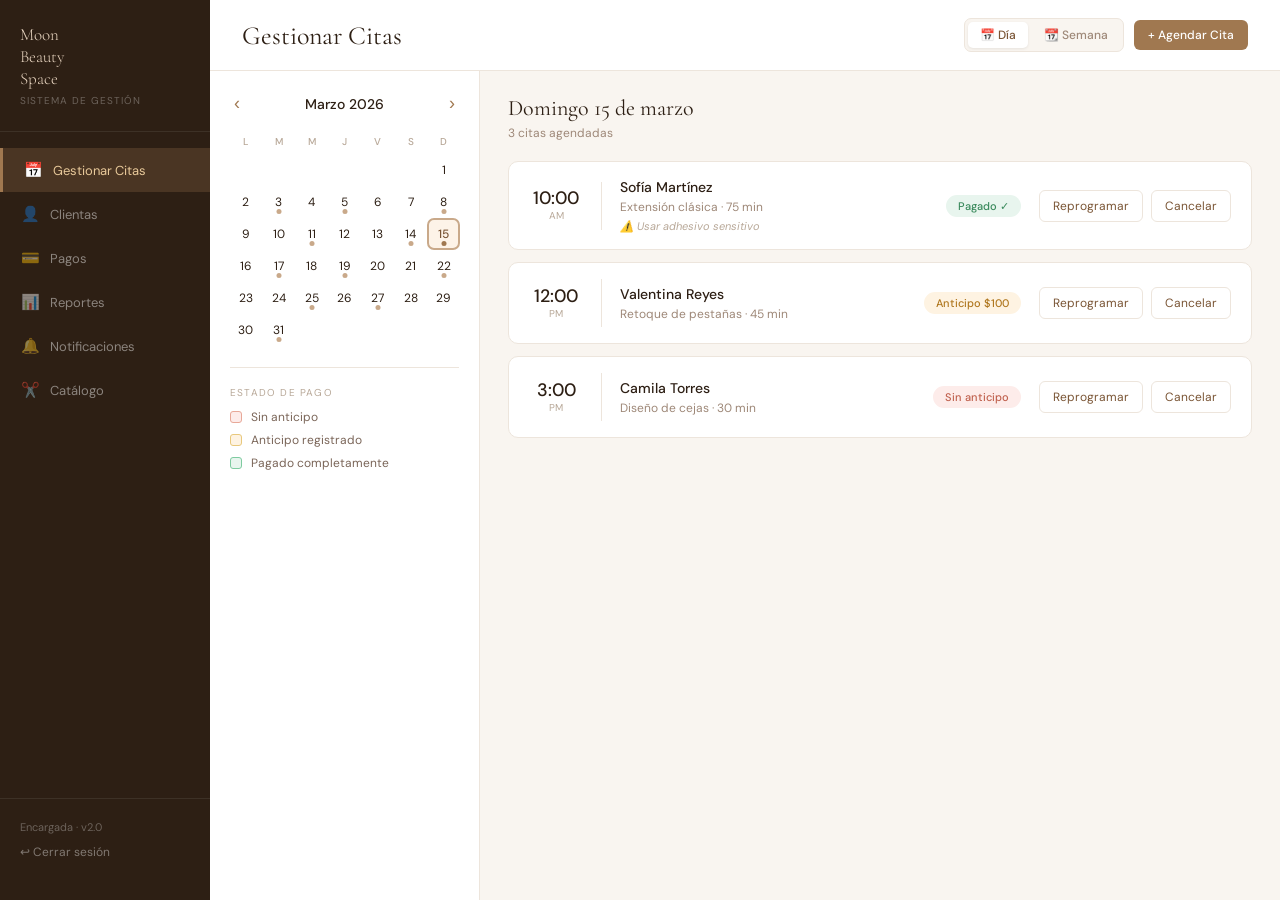
<file: citas.html>
<!DOCTYPE html>
<html lang="es">
<head>
  <meta charset="UTF-8">
  <meta name="viewport" content="width=device-width, initial-scale=1.0">
  <title>Moon Beauty Space — Gestionar Citas</title>
  <style>
@import url('https://fonts.googleapis.com/css2?family=Cormorant+Garamond:wght@300;400;600&family=DM+Sans:wght@300;400;500&display=swap');
* { box-sizing: border-box; margin: 0; padding: 0; }
:root {
  --brown-dark: #2d1f14; --brown-mid: #7a5535; --brown-main: #a07850;
  --brown-light: #c9a98a; --cream: #f9f5f0; --white: #ffffff;
  --border: #ede5dc; --text-main: #2d1f14; --text-muted: #9e8878; --text-hint: #b8a898;
  --badge-red-bg: #fdecea; --badge-red-text: #c0614e;
  --badge-yellow-bg: #fef3e2; --badge-yellow-text: #b07820;
  --badge-green-bg: #e8f5ee; --badge-green-text: #3a8a5c;
}
body { font-family: 'DM Sans', sans-serif; background: var(--cream); color: var(--text-main); min-height: 100vh; }
.app { display: flex; min-height: 100vh; }
.sidebar { width: 210px; background: var(--brown-dark); display: flex; flex-direction: column; padding: 24px 0; flex-shrink: 0; position: fixed; height: 100vh; top: 0; left: 0; z-index: 100; }
.sidebar-logo { padding: 0 20px 24px; border-bottom: 1px solid rgba(255,255,255,0.08); }
.sidebar-logo h2 { font-family: 'Cormorant Garamond', serif; color: #e8d5c0; font-size: 17px; font-weight: 300; line-height: 1.3; }
.sidebar-logo p { color: rgba(255,255,255,0.3); font-size: 10px; letter-spacing: 1px; margin-top: 4px; }
.nav { flex: 1; padding: 16px 0; }
.nav-item { display: flex; align-items: center; gap: 10px; padding: 12px 20px; font-size: 13px; color: rgba(255,255,255,0.45); cursor: pointer; text-decoration: none; transition: all 0.15s; }
.nav-item:hover { background: rgba(255,255,255,0.06); color: rgba(255,255,255,0.8); }
.nav-item.active { background: rgba(160,120,80,0.25); color: #e8c99a; border-left: 3px solid var(--brown-main); }
.nav-icon { font-size: 15px; width: 20px; text-align: center; }
.sidebar-footer { padding: 16px 20px; border-top: 1px solid rgba(255,255,255,0.08); }
.sidebar-footer span { font-size: 11px; color: rgba(255,255,255,0.3); }
.btn-cerrar-sesion { display: flex; align-items: center; gap: 8px; color: rgba(255,255,255,0.4); font-size: 12px; cursor: pointer; margin-top: 8px; background: none; border: none; font-family: 'DM Sans', sans-serif; padding: 0; }
.btn-cerrar-sesion:hover { color: rgba(255,255,255,0.7); }
.main { flex: 1; margin-left: 210px; display: flex; flex-direction: column; min-height: 100vh; }
.topbar { background: var(--white); padding: 18px 32px; display: flex; justify-content: space-between; align-items: center; border-bottom: 1px solid var(--border); position: sticky; top: 0; z-index: 50; }
.topbar h1 { font-family: 'Cormorant Garamond', serif; font-size: 26px; color: var(--text-main); font-weight: 400; }
.topbar-actions { display: flex; gap: 10px; align-items: center; }
.btn { padding: 9px 20px; border-radius: 8px; font-family: 'DM Sans', sans-serif; font-size: 13px; font-weight: 500; cursor: pointer; border: none; transition: opacity 0.15s; }
.btn:hover { opacity: 0.88; }
.btn-primary { background: var(--brown-main); color: #fff; }
.btn-outline { background: transparent; border: 1.5px solid var(--border); color: var(--brown-mid); }
.btn-sm { padding: 7px 14px; font-size: 12px; border-radius: 6px; }
.btn-danger { background: #fdecea; color: #c0614e; border: 1.5px solid #f5c4c0; }
.btn-ghost { background: none; border: none; color: var(--brown-mid); font-size: 12px; font-family: 'DM Sans', sans-serif; cursor: pointer; padding: 0; text-decoration: underline; }
.btn-ghost:hover { color: var(--brown-main); }
.field { margin-bottom: 16px; }
.field label { display: block; font-size: 11px; font-weight: 500; color: var(--brown-mid); letter-spacing: 1.4px; text-transform: uppercase; margin-bottom: 7px; }
.field input, .field select, .field textarea { width: 100%; padding: 11px 14px; border: 1.5px solid #e8ddd5; border-radius: 8px; font-size: 13px; font-family: 'DM Sans', sans-serif; color: var(--text-main); background: #fdf9f6; outline: none; transition: border-color 0.2s; }
.field input:focus, .field select:focus, .field textarea:focus { border-color: var(--brown-main); background: #fff; }
.field input::placeholder, .field textarea::placeholder { color: #c5b5a8; }
.field textarea { resize: vertical; min-height: 70px; line-height: 1.6; }
.field-row { display: flex; gap: 16px; }
.field-row .field { flex: 1; }
.badge { padding: 4px 12px; border-radius: 20px; font-size: 11px; font-weight: 500; white-space: nowrap; }
.badge-sin { background: var(--badge-red-bg); color: var(--badge-red-text); }
.badge-anticipo { background: var(--badge-yellow-bg); color: var(--badge-yellow-text); }
.badge-pagado { background: var(--badge-green-bg); color: var(--badge-green-text); }
.modal-overlay { display: none; position: fixed; inset: 0; background: rgba(45,31,20,0.45); z-index: 200; align-items: center; justify-content: center; padding: 16px; }
.modal-overlay.open { display: flex; }
.modal-box { background: var(--white); border-radius: 14px; padding: 28px 32px; width: 100%; max-width: 480px; box-shadow: 0 16px 60px rgba(0,0,0,0.18); animation: fadeUp 0.2s ease; max-height: 92vh; overflow-y: auto; }
.modal-box.wide { max-width: 600px; }
@keyframes fadeUp { from { transform: translateY(16px); opacity:0; } to { transform: translateY(0); opacity:1; } }
.modal-title { font-family: 'Cormorant Garamond', serif; font-size: 22px; color: var(--text-main); margin-bottom: 4px; }
.modal-sub { font-size: 12px; color: var(--text-muted); margin-bottom: 20px; }
.modal-actions { display: flex; gap: 10px; margin-top: 20px; }
.modal-actions .btn { flex: 1; padding: 12px; }
.alert { padding: 11px 14px; border-radius: 8px; font-size: 12px; margin-bottom: 14px; display: flex; align-items: flex-start; gap: 8px; line-height: 1.5; }
.alert-warning { background: #fef3e2; border: 1px solid #f5d9a0; color: #7a5010; }
.alert-error { background: var(--badge-red-bg); border: 1px solid #f5c4c0; color: #8a2010; }
.alert-success { background: var(--badge-green-bg); border: 1px solid #b0dfc0; color: #1a6040; }
.info-grid { display: grid; grid-template-columns: repeat(auto-fit, minmax(160px,1fr)); gap: 12px; margin-bottom: 20px; }
.info-box { background: var(--white); border: 1px solid var(--border); border-radius: 8px; padding: 12px 16px; }
.info-box .ib-label { font-size: 10px; color: var(--text-hint); text-transform: uppercase; letter-spacing: 1px; margin-bottom: 4px; }
.info-box .ib-value { font-size: 14px; color: var(--text-main); font-weight: 500; }
.content { padding: 0; display: flex; flex: 1; overflow: hidden; height: calc(100vh - 66px); }
.cal-panel { width: 270px; flex-shrink: 0; background: var(--white); border-right: 1px solid var(--border); padding: 22px 20px; overflow-y: auto; }
.cal-header { display: flex; justify-content: space-between; align-items: center; margin-bottom: 16px; }
.cal-header span { font-size: 14px; font-weight: 500; color: var(--text-main); }
.cal-nav { background: none; border: none; color: var(--brown-main); cursor: pointer; font-size: 18px; padding: 0 4px; }
.cal-nav:hover { opacity: 0.7; }
.cal-grid { display: grid; grid-template-columns: repeat(7,1fr); gap: 2px; }
.cal-day-name { text-align: center; font-size: 10px; color: var(--text-hint); font-weight: 500; padding: 5px 0; }
.cal-day { text-align: center; font-size: 12px; padding: 7px 2px; border-radius: 6px; cursor: pointer; color: var(--text-main); position: relative; transition: background 0.12s; user-select: none; }
.cal-day:hover:not(.empty) { background: #f5ede5; }
.cal-day.selected { background: #fdf3e8 !important; color: var(--brown-mid) !important; font-weight: 500; outline: 2px solid var(--brown-light); outline-offset: -1px; }
.cal-day.today { background: var(--brown-main); color: #fff; font-weight: 500; }
.cal-day.today.selected { background: var(--brown-mid) !important; color: #fff !important; outline: 2px solid var(--brown-light); }
.cal-day.has-cita::after { content: ''; position: absolute; bottom: 3px; left: 50%; transform: translateX(-50%); width: 5px; height: 5px; border-radius: 50%; background: var(--brown-light); }
.cal-day.today.has-cita::after { background: rgba(255,255,255,0.8); }
.cal-day.selected.has-cita::after { background: var(--brown-main); }
.cal-day.empty { pointer-events: none; color: transparent; }
.legend { margin-top: 22px; padding-top: 18px; border-top: 1px solid var(--border); }
.legend-title { font-size: 10px; color: var(--text-hint); letter-spacing: 1.2px; text-transform: uppercase; margin-bottom: 10px; }
.legend-item { display: flex; align-items: center; gap: 9px; font-size: 12px; color: #7a6558; margin-bottom: 7px; }
.legend-dot { width: 12px; height: 12px; border-radius: 3px; flex-shrink: 0; }
.citas-panel { flex: 1; padding: 24px 28px; overflow-y: auto; background: var(--cream); }
.day-title { font-family: 'Cormorant Garamond', serif; font-size: 22px; color: var(--text-main); margin-bottom: 4px; }
.day-sub { font-size: 12px; color: var(--text-muted); margin-bottom: 20px; }
.cita-card { background: var(--white); border: 1px solid var(--border); border-radius: 10px; padding: 16px 20px; margin-bottom: 12px; display: flex; align-items: center; gap: 18px; cursor: pointer; transition: box-shadow 0.15s; }
.cita-card:hover { box-shadow: 0 4px 16px rgba(160,120,80,0.13); }
.cita-time { text-align: center; flex-shrink: 0; width: 54px; }
.cita-time .hour { font-size: 18px; font-weight: 500; color: var(--text-main); line-height: 1; }
.cita-time .period { font-size: 10px; color: var(--text-hint); margin-top: 2px; }
.cita-div { width: 1px; height: 48px; background: var(--border); flex-shrink: 0; }
.cita-info { flex: 1; }
.cita-name { font-size: 14px; font-weight: 500; color: var(--text-main); }
.cita-service { font-size: 12px; color: var(--text-muted); margin-top: 3px; }
.cita-notas { font-size: 11px; color: #b8a898; margin-top: 4px; font-style: italic; }
.cita-actions { display: flex; gap: 8px; flex-shrink: 0; }
.cita-btn { padding: 7px 13px; border-radius: 6px; font-size: 12px; border: 1.5px solid var(--border); background: transparent; color: var(--brown-mid); cursor: pointer; font-family: 'DM Sans', sans-serif; transition: all 0.12s; }
.cita-btn:hover { border-color: var(--brown-main); color: var(--brown-main); }
.cita-btn.danger:hover { border-color: #c0614e; color: #c0614e; }
.empty-state { text-align: center; padding: 60px 20px; color: var(--text-hint); }
.empty-state .es-icon { font-size: 40px; margin-bottom: 14px; }
.empty-state p { font-size: 14px; }
/* ── SECCIÓN DIVIDER ── */
.sec-div { font-size: 10px; color: var(--text-hint); letter-spacing: 1.5px; text-transform: uppercase; padding-bottom: 8px; border-bottom: 1px solid var(--border); margin: 4px 0 14px; }
/* ── MINI CAL DISPONIBILIDAD ── */
.mini-cal { border: 1.5px solid #e8ddd5; border-radius: 10px; padding: 13px; background: #fdf9f6; margin-bottom: 8px; }
.mini-cal-header { display: flex; justify-content: space-between; align-items: center; margin-bottom: 10px; }
.mini-cal-header span { font-size: 13px; font-weight: 500; color: var(--text-main); }
.mini-nav { background: none; border: none; color: var(--brown-main); cursor: pointer; font-size: 15px; padding: 0 3px; }
.mini-grid { display: grid; grid-template-columns: repeat(7,1fr); gap: 2px; }
.mdn { text-align: center; font-size: 9px; color: var(--text-hint); font-weight: 500; padding: 3px 0; }
.md { text-align: center; font-size: 11px; padding: 5px 2px; border-radius: 5px; cursor: pointer; color: var(--text-main); transition: background 0.1s; }
.md:hover:not(.md-empty):not(.md-past) { background: #f5ede5; }
.md.md-empty, .md.md-past { pointer-events: none; color: #d5cac3; }
.md.md-busy { background: #fdecea; color: #c0614e; font-weight: 500; }
.md.md-sel { background: var(--brown-main) !important; color: #fff !important; font-weight: 500; }
.md.md-today { font-weight: 700; }
.mini-leyenda { display: flex; gap: 12px; margin-top: 8px; font-size: 10px; color: var(--text-muted); }
.mini-leyenda span { display: flex; align-items: center; gap: 4px; }
.mini-dot { width: 8px; height: 8px; border-radius: 2px; display: inline-block; }
/* ── PERFIL CLIENTA ── */
.clienta-card { background: #fdf9f6; border: 1.5px solid #e8ddd5; border-radius: 10px; padding: 14px 16px; margin-bottom: 16px; animation: fadeUp 0.18s ease; display: none; }
.clienta-card.visible { display: block; }
.cc-header { display: flex; align-items: center; gap: 12px; margin-bottom: 10px; }
.cc-avatar { width: 38px; height: 38px; border-radius: 50%; background: var(--brown-light); display: flex; align-items: center; justify-content: center; font-size: 14px; font-weight: 500; color: var(--brown-dark); flex-shrink: 0; }
.cc-name { font-size: 14px; font-weight: 500; color: var(--text-main); }
.cc-tel { font-size: 11px; color: var(--text-muted); margin-top: 2px; }
.cc-stats { display: flex; gap: 8px; flex-wrap: wrap; }
.cc-stat { background: var(--white); border: 1px solid var(--border); border-radius: 6px; padding: 6px 10px; font-size: 11px; color: var(--text-muted); }
.cc-stat strong { display: block; font-size: 13px; color: var(--text-main); font-weight: 500; }
.cc-tags { display: flex; gap: 6px; flex-wrap: wrap; margin-top: 8px; }
.cc-tag { padding: 3px 10px; border-radius: 20px; font-size: 10px; font-weight: 500; }
.cc-tag.alergia { background: #fdecea; color: #c0614e; }
.cc-tag.pref { background: #eef4fd; color: #1a5fa0; }
.cc-tag.nota { background: #fef3e2; color: #b07820; }
.cc-divider { border: none; border-top: 1px solid var(--border); margin: 10px 0; }
/* ── VISTA SEMANAL ── */
.semana-panel { flex: 1; display: none; flex-direction: column; overflow: hidden; background: var(--cream); }
.semana-panel.active { display: flex; }
.semana-header { background: var(--white); border-bottom: 1px solid var(--border); padding: 14px 20px; display: flex; align-items: center; justify-content: space-between; flex-shrink: 0; }
.semana-nav { display: flex; align-items: center; gap: 10px; }
.semana-nav button { background: none; border: 1px solid var(--border); border-radius: 6px; color: var(--brown-main); cursor: pointer; font-size: 15px; padding: 4px 10px; line-height: 1; }
.semana-nav button:hover { background: #f5ede5; }
.semana-label { font-size: 13px; font-weight: 500; color: var(--text-main); min-width: 200px; text-align: center; }
.semana-grid { flex: 1; display: grid; grid-template-columns: 54px repeat(7, 1fr); overflow-y: auto; }
.sg-time-col { grid-column: 1; }
.sg-col { border-left: 1px solid var(--border); }
.sg-col-header { padding: 10px 6px; text-align: center; background: var(--white); border-bottom: 1px solid var(--border); position: sticky; top: 0; z-index: 5; }
.sg-col-header .sg-dia { font-size: 11px; color: var(--text-hint); text-transform: uppercase; letter-spacing: 0.8px; }
.sg-col-header .sg-num { font-size: 20px; font-weight: 400; color: var(--text-main); line-height: 1.2; margin-top: 2px; }
.sg-col-header.sg-hoy .sg-num { background: var(--brown-main); color: #fff; width: 32px; height: 32px; border-radius: 50%; display: flex; align-items: center; justify-content: center; margin: 2px auto 0; font-size: 16px; }
.sg-time-header { padding: 10px 6px; background: var(--white); border-bottom: 1px solid var(--border); position: sticky; top: 0; z-index: 5; }
.sg-slot { height: 52px; border-bottom: 1px solid #f5ede5; position: relative; padding: 2px 3px; }
.sg-slot:nth-child(odd) { background: rgba(249,245,240,0.5); }
.sg-time-slot { height: 52px; border-bottom: 1px solid #f5ede5; display: flex; align-items: flex-start; justify-content: flex-end; padding: 4px 6px 0 0; }
.sg-time-slot span { font-size: 9px; color: var(--text-hint); white-space: nowrap; }
.sg-cita-block {
  position: absolute; left: 2px; right: 2px; top: 2px;
  border-radius: 5px; padding: 3px 6px; cursor: pointer;
  font-size: 10px; line-height: 1.3; overflow: hidden;
  border-left: 3px solid; transition: opacity 0.15s;
  min-height: 22px;
}
.sg-cita-block:hover { opacity: 0.82; }
.sg-cita-block.pagado { background: #e8f5ee; border-color: #3a8a5c; color: #1a5c38; }
.sg-cita-block.anticipo { background: #fef3e2; border-color: #b07820; color: #7a5010; }
.sg-cita-block.sin { background: #fdecea; border-color: #c0614e; color: #8a2010; }
.sg-cita-name { font-weight: 500; white-space: nowrap; overflow: hidden; text-overflow: ellipsis; }
.sg-cita-svc { opacity: 0.75; white-space: nowrap; overflow: hidden; text-overflow: ellipsis; font-size: 9px; }
.sg-empty-slot { position: absolute; inset: 2px; border-radius: 4px; cursor: pointer; transition: background 0.12s; }
.sg-empty-slot:hover { background: rgba(160,120,80,0.07); }
/* Toggle vista */
.vista-toggle { display: flex; gap: 4px; background: var(--cream); border-radius: 7px; padding: 3px; border: 1px solid var(--border); }
.vista-btn { padding: 5px 12px; border-radius: 5px; font-size: 12px; font-weight: 500; cursor: pointer; border: none; background: transparent; color: var(--text-muted); font-family: 'DM Sans', sans-serif; transition: all 0.15s; }
.vista-btn.active { background: var(--white); color: var(--brown-mid); box-shadow: 0 1px 3px rgba(0,0,0,0.08); }
/* TOAST */
.toast { position: fixed; bottom: 28px; right: 28px; z-index: 999; background: var(--brown-dark); color: #e8d5c0; padding: 14px 20px; border-radius: 10px; font-size: 13px; box-shadow: 0 8px 32px rgba(0,0,0,0.2); transform: translateY(80px); opacity: 0; transition: all 0.3s cubic-bezier(0.34,1.56,0.64,1); pointer-events: none; }
.toast.show { transform: translateY(0); opacity: 1; }
  </style>
</head>
<body>
<div class="app">
  <aside class="sidebar">
    <div class="sidebar-logo"><h2>Moon<br>Beauty<br>Space</h2><p>SISTEMA DE GESTIÓN</p></div>
    <nav class="nav">
      <a class="nav-item active" href="citas.html"><span class="nav-icon">📅</span> Gestionar Citas</a>
      <a class="nav-item" href="clientas.html"><span class="nav-icon">👤</span> Clientas</a>
      <a class="nav-item" href="pagos.html"><span class="nav-icon">💳</span> Pagos</a>
      <a class="nav-item" href="reportes.html"><span class="nav-icon">📊</span> Reportes</a>
      <a class="nav-item" href="notificaciones.html"><span class="nav-icon">🔔</span> Notificaciones</a>
      <a class="nav-item" href="catalogo.html"><span class="nav-icon">✂️</span> Catálogo</a>
    </nav>
    <div class="sidebar-footer">
      <span>Encargada · v2.0</span>
      <button class="btn-cerrar-sesion" onclick="window.location.href='index.html'">↩ Cerrar sesión</button>
    </div>
  </aside>
  <div class="main">
    <div class="topbar">
      <h1>Gestionar Citas</h1>
      <div class="topbar-actions">
        <div class="vista-toggle">
          <button class="vista-btn active" id="btn-vista-dia" onclick="setVista('dia')">📅 Día</button>
          <button class="vista-btn" id="btn-vista-semana" onclick="setVista('semana')">📆 Semana</button>
        </div>
        <button class="btn btn-primary btn-sm" onclick="abrirModalAgendar()">+ Agendar Cita</button>
      </div>
    </div>
    <div class="content">
      <div class="cal-panel">
        <div class="cal-header">
          <button class="cal-nav" onclick="cambiarMes(-1)">‹</button>
          <span id="cal-mes">Marzo 2026</span>
          <button class="cal-nav" onclick="cambiarMes(1)">›</button>
        </div>
        <div class="cal-grid" id="cal-grid"></div>
        <div class="legend">
          <div class="legend-title">Estado de pago</div>
          <div class="legend-item"><div class="legend-dot" style="background:#fdecea;border:1.5px solid #e8a898"></div> Sin anticipo</div>
          <div class="legend-item"><div class="legend-dot" style="background:#fef3e2;border:1.5px solid #e8c87c"></div> Anticipo registrado</div>
          <div class="legend-item"><div class="legend-dot" style="background:#e8f5ee;border:1.5px solid #7ecba0"></div> Pagado completamente</div>
        </div>
      </div>
      <div class="citas-panel">
        <div class="day-title" id="day-title">Domingo 15 de marzo</div>
        <div class="day-sub" id="day-sub"></div>
        <div id="citas-list"></div>
      </div>

      <!-- ── VISTA SEMANAL ── -->
      <div class="semana-panel" id="semana-panel">
        <div class="semana-header">
          <div class="semana-nav">
            <button onclick="navSemana(-1)">‹</button>
            <span class="semana-label" id="semana-label"></span>
            <button onclick="navSemana(1)">›</button>
          </div>
          <button class="btn btn-outline btn-sm" onclick="irHoySemana()">Hoy</button>
        </div>
        <div class="semana-grid" id="semana-grid"></div>
      </div>
    </div>
  </div>
</div>

<!-- ═══ MODAL AGENDAR CITA ═══ -->
<div class="modal-overlay" id="modal-agendar">
  <div class="modal-box wide">
    <div class="modal-title">Agendar Cita</div>
    <div class="modal-sub">Completa los datos para registrar la nueva cita</div>

    <!-- PASO 1: Clienta -->
    <div class="sec-div">1 · Clienta</div>
    <div class="field" style="margin-bottom:8px">
      <label>Buscar clienta existente</label>
      <input type="text" id="buscar-clienta" placeholder="Nombre o teléfono..." oninput="filtrarClientas(this.value)" autocomplete="off">
      <div id="clientas-dropdown" style="display:none;background:#fff;border:1.5px solid #e8ddd5;border-radius:8px;margin-top:4px;overflow:hidden;max-height:160px;overflow-y:auto;"></div>
    </div>
    <div style="margin-bottom:14px;text-align:right">
      <button class="btn-ghost" onclick="abrirNuevaClienta()">+ Registrar nueva clienta</button>
    </div>

    <!-- Tarjeta de perfil de clienta (aparece al seleccionar) -->
    <div class="clienta-card" id="clienta-card">
      <div class="cc-header">
        <div class="cc-avatar" id="cc-avatar">?</div>
        <div>
          <div class="cc-name" id="cc-name">—</div>
          <div class="cc-tel" id="cc-tel">—</div>
        </div>
      </div>
      <div class="cc-stats" id="cc-stats"></div>
      <hr class="cc-divider">
      <div style="font-size:10px;color:var(--text-hint);text-transform:uppercase;letter-spacing:1px;margin-bottom:7px;">Alertas y notas del perfil</div>
      <div class="cc-tags" id="cc-tags"></div>
    </div>

    <!-- PASO 2: Servicio -->
    <div class="sec-div">2 · Servicio</div>
    <div class="field-row">
      <div class="field">
        <label>Servicio</label>
        <select id="sel-servicio" onchange="actualizarDuracion()">
          <option value="">Seleccionar servicio...</option>
          <option value="Extensión clásica|75">Extensión clásica (75 min)</option>
          <option value="Volumen ruso|90">Volumen ruso (90 min)</option>
          <option value="Retoque de pestañas|45">Retoque (45 min)</option>
          <option value="Diseño de cejas|30">Diseño de cejas (30 min)</option>
        </select>
      </div>
      <div class="field">
        <label>Duración</label>
        <input type="text" id="duracion-display" placeholder="Automático" readonly style="background:#f0ebe5;color:#9e8878">
      </div>
    </div>

    <!-- PASO 3: Fecha y hora -->
    <div class="sec-div">3 · Fecha y hora</div>
    <div class="field-row" style="align-items:flex-start">
      <div style="flex:1.5">
        <label style="display:block;font-size:11px;font-weight:500;color:var(--brown-mid);letter-spacing:1.4px;text-transform:uppercase;margin-bottom:7px;">Calendario de disponibilidad</label>
        <div class="mini-cal">
          <div class="mini-cal-header">
            <button class="mini-nav" onclick="cambiarMiniMes(-1)">‹</button>
            <span id="mini-mes">Mar 2026</span>
            <button class="mini-nav" onclick="cambiarMiniMes(1)">›</button>
          </div>
          <div class="mini-grid" id="mini-grid"></div>
          <div class="mini-leyenda">
            <span><span class="mini-dot" style="background:#fdecea;border:1px solid #e8a898"></span>Con citas</span>
            <span><span class="mini-dot" style="background:var(--brown-main)"></span>Seleccionado</span>
            <span><span class="mini-dot" style="background:#ece8e4;border:1px solid #ccc"></span>Pasado</span>
          </div>
        </div>
        <input type="date" id="fecha-cita" style="display:none">
        <div id="fecha-display" style="font-size:12px;color:var(--text-muted);margin-top:4px;">Sin fecha seleccionada</div>
      </div>
      <div style="flex:1">
        <div class="field">
          <label>Hora</label>
          <select id="hora-cita">
            <option value="9:00 AM">9:00 AM</option><option value="9:30 AM">9:30 AM</option>
            <option value="10:00 AM">10:00 AM</option><option value="10:30 AM">10:30 AM</option>
            <option value="11:00 AM">11:00 AM</option><option value="11:30 AM">11:30 AM</option>
            <option value="12:00 PM">12:00 PM</option><option value="12:30 PM">12:30 PM</option>
            <option value="1:00 PM">1:00 PM</option><option value="2:00 PM">2:00 PM</option>
            <option value="3:00 PM">3:00 PM</option><option value="4:00 PM">4:00 PM</option>
            <option value="5:00 PM">5:00 PM</option><option value="6:00 PM">6:00 PM</option>
          </select>
        </div>
        <div class="field" style="margin-bottom:0">
          <label>Estado de pago</label>
          <select id="estado-cita">
            <option value="sin">Sin anticipo</option>
            <option value="anticipo">Anticipo registrado</option>
            <option value="pagado">Pagado completamente</option>
          </select>
        </div>
      </div>
    </div>

    <!-- PASO 4: Notas -->
    <div class="sec-div" style="margin-top:14px">4 · Notas de la cita</div>
    <div class="field">
      <textarea id="notas-cita" placeholder="Indicaciones o peticiones especiales para esta cita..."></textarea>
    </div>

    <div id="modal-agendar-error" class="alert alert-error" style="display:none"></div>
    <div class="modal-actions">
      <button class="btn btn-outline" onclick="pedirCancelarAgendamiento()">Cancelar</button>
      <button class="btn btn-primary" onclick="confirmarCita()">Confirmar Cita</button>
    </div>
  </div>
</div>

<!-- ═══ MODAL NUEVA CLIENTA ═══ -->
<div class="modal-overlay" id="modal-nueva-clienta">
  <div class="modal-box">
    <div class="modal-title">Nueva Clienta</div>
    <div class="modal-sub">Registra los datos de la nueva clienta en el sistema</div>
    <div class="field-row">
      <div class="field">
        <label>Nombre completo *</label>
        <input type="text" id="nc-nombre" placeholder="Ej. Laura Sánchez">
      </div>
      <div class="field">
        <label>Teléfono *</label>
        <input type="text" id="nc-tel" placeholder="555-000-0000">
      </div>
    </div>
    <div class="field">
      <label>Correo electrónico</label>
      <input type="email" id="nc-email" placeholder="correo@ejemplo.com">
    </div>
    <div class="field">
      <label>Alergias conocidas</label>
      <input type="text" id="nc-alergias" placeholder="Ej. adhesivo latex, ninguna... (separar con comas)">
    </div>
    <div class="field">
      <label>Preferencias / Estilo</label>
      <input type="text" id="nc-pref" placeholder="Ej. extensiones naturales, efecto cat-eye...">
    </div>
    <div class="field">
      <label>Notas del perfil</label>
      <textarea id="nc-notas" placeholder="Información relevante: sensibilidades, horarios preferidos..."></textarea>
    </div>
    <div id="nc-error" class="alert alert-error" style="display:none"></div>
    <div class="modal-actions">
      <button class="btn btn-outline" onclick="volverAgendar()">← Regresar</button>
      <button class="btn btn-primary" onclick="guardarNuevaClienta()">Guardar y seleccionar</button>
    </div>
  </div>
</div>

<!-- ═══ MODAL CONFIRMAR CANCELAR AGENDAMIENTO ═══ -->
<div class="modal-overlay" id="modal-confirmar-cancelar">
  <div class="modal-box" style="max-width:380px;text-align:center">
    <div style="font-size:36px;margin-bottom:12px">🗑️</div>
    <div class="modal-title" style="text-align:center">¿Cancelar el agendamiento?</div>
    <div class="modal-sub" style="text-align:center;margin-bottom:20px">Los datos ingresados no se guardarán y tendrás que comenzar de nuevo.</div>
    <div class="modal-actions">
      <button class="btn btn-outline" onclick="cerrarModal('modal-confirmar-cancelar')">Seguir editando</button>
      <button class="btn btn-danger" onclick="confirmarCancelarAgendamiento()">Sí, cancelar</button>
    </div>
  </div>
</div>

<!-- ═══ MODAL DETALLE ═══ -->
<div class="modal-overlay" id="modal-detalle">
  <div class="modal-box">
    <div class="modal-title" id="det-nombre"></div>
    <div class="modal-sub" id="det-service"></div>
    <div class="info-grid" id="det-info"></div>
    <div id="det-notas"></div>
    <div id="det-perfil" style="margin-bottom:4px"></div>
    <div class="modal-actions">
      <button class="btn btn-outline btn-danger btn-sm" id="btn-cancelar-cita">Cancelar Cita</button>
      <button class="btn btn-outline btn-sm" onclick="cerrarModal('modal-detalle')">Reprogramar</button>
      <button class="btn btn-primary btn-sm" onclick="cerrarModal('modal-detalle')">Cerrar</button>
    </div>
  </div>
</div>

<div class="toast" id="toast"></div>

<script>
// ── DATOS CLIENTAS ──────────────────────────────────────────────────────────
let clientasData = [
  { nombre:'Sofía Martínez',  tel:'555-123-4567', email:'sofia@mail.com',   alergias:['Adhesivo sensitivo'], preferencias:['Extensiones naturales','Rizos suaves'],    notas:'Prefiere citas por la mañana. Sensibilidad en ojo derecho.', visitas:8, ultimaVisita:'1 mar 2026',  servicioFav:'Extensión clásica' },
  { nombre:'Valentina Reyes', tel:'555-234-5678', email:'vale@mail.com',    alergias:[],                     preferencias:['Volumen dramático'],                        notas:'Trae referencias de Instagram. Muy puntual.',               visitas:5, ultimaVisita:'14 mar 2026', servicioFav:'Volumen ruso' },
  { nombre:'Camila Torres',   tel:'555-345-6789', email:'',                 alergias:['Polen','Perfumes'],   preferencias:['Look natural'],                             notas:'Avisar con 24h si hay cancelación.',                        visitas:3, ultimaVisita:'15 mar 2026', servicioFav:'Diseño de cejas' },
  { nombre:'Andrea López',    tel:'555-456-7890', email:'andrea@mail.com',  alergias:[],                     preferencias:['Cejas gruesas y definidas'],                notas:'',                                                          visitas:4, ultimaVisita:'17 mar 2026', servicioFav:'Diseño de cejas' },
  { nombre:'Mariana García',  tel:'555-567-8901', email:'',                 alergias:['Latex'],              preferencias:['Extensiones largas'],                       notas:'Alérgica al latex — usar adhesivo especial siempre.',        visitas:6, ultimaVisita:'31 mar 2026', servicioFav:'Extensión clásica' },
  { nombre:'Daniela Ruiz',    tel:'555-678-9012', email:'dani@mail.com',    alergias:[],                     preferencias:['Volumen ruso','Efecto cat-eye'],            notas:'Primera cita en enero. Muy satisfecha.',                    visitas:2, ultimaVisita:'8 mar 2026',  servicioFav:'Volumen ruso' },
  { nombre:'Fernanda Díaz',   tel:'555-789-0123', email:'',                 alergias:[],                     preferencias:[],                                           notas:'Sensibilidad en ojo izquierdo — aplicar con cuidado.',      visitas:1, ultimaVisita:'5 mar 2026',  servicioFav:'Extensión clásica' },
];

// ── CITAS ───────────────────────────────────────────────────────────────────
let todasLasCitas = {
  '2026-03-03':[{hora:'10:00',period:'AM',nombre:'Andrea López',servicio:'Retoque de pestañas · 45 min',estado:'pagado',notas:''}],
  '2026-03-05':[{hora:'11:00',period:'AM',nombre:'Mariana García',servicio:'Diseño de cejas · 30 min',estado:'anticipo',notas:''},{hora:'3:00',period:'PM',nombre:'Fernanda Díaz',servicio:'Extensión clásica · 75 min',estado:'sin',notas:'Sensibilidad en ojo izquierdo'}],
  '2026-03-08':[{hora:'9:30',period:'AM',nombre:'Daniela Ruiz',servicio:'Volumen ruso · 90 min',estado:'pagado',notas:''}],
  '2026-03-11':[{hora:'12:00',period:'PM',nombre:'Camila Torres',servicio:'Diseño de cejas · 30 min',estado:'anticipo',notas:''}],
  '2026-03-14':[{hora:'10:00',period:'AM',nombre:'Valentina Reyes',servicio:'Retoque de pestañas · 45 min',estado:'pagado',notas:''},{hora:'2:00',period:'PM',nombre:'Sofía Martínez',servicio:'Volumen ruso · 90 min',estado:'anticipo',notas:'Llevar referencia de look'}],
  '2026-03-15':[{hora:'10:00',period:'AM',nombre:'Sofía Martínez',servicio:'Extensión clásica · 75 min',estado:'pagado',notas:'Usar adhesivo sensitivo'},{hora:'12:00',period:'PM',nombre:'Valentina Reyes',servicio:'Retoque de pestañas · 45 min',estado:'anticipo',notas:''},{hora:'3:00',period:'PM',nombre:'Camila Torres',servicio:'Diseño de cejas · 30 min',estado:'sin',notas:''}],
  '2026-03-17':[{hora:'9:00',period:'AM',nombre:'Andrea López',servicio:'Extensión clásica · 75 min',estado:'sin',notas:''},{hora:'11:30',period:'AM',nombre:'Mariana García',servicio:'Diseño de cejas · 30 min',estado:'pagado',notas:''}],
  '2026-03-19':[{hora:'4:00',period:'PM',nombre:'Daniela Ruiz',servicio:'Retoque de pestañas · 45 min',estado:'anticipo',notas:''}],
  '2026-03-22':[{hora:'10:30',period:'AM',nombre:'Fernanda Díaz',servicio:'Volumen ruso · 90 min',estado:'pagado',notas:''},{hora:'1:00',period:'PM',nombre:'Camila Torres',servicio:'Extensión clásica · 75 min',estado:'sin',notas:'Nuevo cliente'}],
  '2026-03-25':[{hora:'9:00',period:'AM',nombre:'Sofía Martínez',servicio:'Retoque de pestañas · 45 min',estado:'anticipo',notas:''}],
  '2026-03-27':[{hora:'11:00',period:'AM',nombre:'Valentina Reyes',servicio:'Diseño de cejas · 30 min',estado:'pagado',notas:''},{hora:'3:00',period:'PM',nombre:'Andrea López',servicio:'Volumen ruso · 90 min',estado:'sin',notas:''}],
  '2026-03-31':[{hora:'10:00',period:'AM',nombre:'Mariana García',servicio:'Extensión clásica · 75 min',estado:'pagado',notas:'Referencia enviada por WhatsApp'}],
};

// ── ESTADO ──────────────────────────────────────────────────────────────────
let curY=2026, curM=2, selDate='2026-03-15';
let miniY=2026, miniM=2, miniFecha='';
const MESES=['Enero','Febrero','Marzo','Abril','Mayo','Junio','Julio','Agosto','Septiembre','Octubre','Noviembre','Diciembre'];
const MESES_C=['Ene','Feb','Mar','Abr','May','Jun','Jul','Ago','Sep','Oct','Nov','Dic'];
const DIAS_ES=['Domingo','Lunes','Martes','Miércoles','Jueves','Viernes','Sábado'];

// ── CALENDARIO PRINCIPAL ─────────────────────────────────────────────────────
function buildCalendar(){
  const g=document.getElementById('cal-grid');
  document.getElementById('cal-mes').textContent=MESES[curM]+' '+curY;
  g.innerHTML=['L','M','M','J','V','S','D'].map(d=>`<div class="cal-day-name">${d}</div>`).join('');
  const off=(new Date(curY,curM,1).getDay()+6)%7;
  for(let i=0;i<off;i++) g.innerHTML+=`<div class="cal-day empty"></div>`;
  const days=new Date(curY,curM+1,0).getDate(), today=new Date();
  for(let d=1;d<=days;d++){
    const ds=`${curY}-${String(curM+1).padStart(2,'0')}-${String(d).padStart(2,'0')}`;
    const hc=!!(todasLasCitas[ds]?.length);
    const isT=today.getFullYear()===curY&&today.getMonth()===curM&&today.getDate()===d;
    const isS=ds===selDate;
    g.innerHTML+=`<div class="cal-day${isT?' today':''}${isS?' selected':''}${hc?' has-cita':''}" onclick="selectDay('${ds}',${d})">${d}</div>`;
  }
}
function selectDay(ds,dn){
  selDate=ds; buildCalendar(); renderCitas(ds);
  const d=new Date(ds+'T12:00:00');
  document.getElementById('day-title').textContent=`${DIAS_ES[d.getDay()]} ${dn} de ${MESES[d.getMonth()].toLowerCase()}`;
}
function cambiarMes(dir){
  curM+=dir; if(curM>11){curM=0;curY++;} if(curM<0){curM=11;curY--;} buildCalendar();
  document.getElementById('day-title').textContent=MESES[curM]+' '+curY;
  document.getElementById('day-sub').textContent='Selecciona un día para ver las citas';
  document.getElementById('citas-list').innerHTML=`<div class="empty-state"><div class="es-icon">📅</div><p>Haz clic en un día del calendario.</p></div>`;
}

// ── MINI CALENDARIO DE DISPONIBILIDAD ────────────────────────────────────────
function buildMiniCal(){
  document.getElementById('mini-mes').textContent=MESES_C[miniM]+' '+miniY;
  const g=document.getElementById('mini-grid');
  g.innerHTML=['L','M','M','J','V','S','D'].map(d=>`<div class="mdn">${d}</div>`).join('');
  const off=(new Date(miniY,miniM,1).getDay()+6)%7;
  for(let i=0;i<off;i++) g.innerHTML+=`<div class="md md-empty"></div>`;
  const days=new Date(miniY,miniM+1,0).getDate();
  const today=new Date(); today.setHours(0,0,0,0);
  for(let d=1;d<=days;d++){
    const ds=`${miniY}-${String(miniM+1).padStart(2,'0')}-${String(d).padStart(2,'0')}`;
    const dObj=new Date(ds+'T12:00:00');
    const isPast=dObj<today, isT=dObj.getTime()===today.getTime();
    const hc=!!(todasLasCitas[ds]?.length), isSel=ds===miniFecha;
    let cls='md'+(isPast?' md-past':(hc?' md-busy':''))+(isT?' md-today':'')+(isSel?' md-sel':'');
    const oc=!isPast?`onclick="selMiniDia('${ds}')"`:'';
    g.innerHTML+=`<div class="${cls}" ${oc}>${d}</div>`;
  }
}
function selMiniDia(ds){
  miniFecha=ds; document.getElementById('fecha-cita').value=ds;
  const d=new Date(ds+'T12:00:00');
  document.getElementById('fecha-display').textContent=`Seleccionado: ${DIAS_ES[d.getDay()]} ${d.getDate()} de ${MESES[d.getMonth()].toLowerCase()} ${d.getFullYear()}`;
  buildMiniCal();
  const citas=todasLasCitas[ds];
  const err=document.getElementById('modal-agendar-error');
  if(citas?.length){ err.style.display='flex'; err.className='alert alert-warning'; err.textContent=`ℹ️ Este día ya tiene ${citas.length} cita(s). Verifica el horario.`; }
  else { err.style.display='none'; }
}
function cambiarMiniMes(dir){
  miniM+=dir; if(miniM>11){miniM=0;miniY++;} if(miniM<0){miniM=11;miniY--;} buildMiniCal();
}

// ── RENDER CITAS ─────────────────────────────────────────────────────────────
function renderCitas(ds){
  const citas=todasLasCitas[ds]||[];
  const list=document.getElementById('citas-list');
  document.getElementById('day-sub').textContent=citas.length?`${citas.length} cita${citas.length!==1?'s':''} agendada${citas.length!==1?'s':''}`:'Sin citas registradas';
  if(!citas.length){ list.innerHTML=`<div class="empty-state"><div class="es-icon">📭</div><p>No hay citas para este día.</p><br><button class="btn btn-primary btn-sm" onclick="abrirModalAgendar()">+ Agendar primera cita</button></div>`; return; }
  list.innerHTML=citas.map((c,i)=>`
    <div class="cita-card" onclick="verDetalle('${ds}',${i})">
      <div class="cita-time"><div class="hour">${c.hora}</div><div class="period">${c.period}</div></div>
      <div class="cita-div"></div>
      <div class="cita-info">
        <div class="cita-name">${c.nombre}</div>
        <div class="cita-service">${c.servicio}</div>
        ${c.notas?`<div class="cita-notas">⚠️ ${c.notas}</div>`:''}
      </div>
      <span class="badge badge-${c.estado}">${c.estado==='pagado'?'Pagado ✓':c.estado==='anticipo'?'Anticipo $100':'Sin anticipo'}</span>
      <div class="cita-actions">
        <button class="cita-btn" onclick="event.stopPropagation()">Reprogramar</button>
        <button class="cita-btn danger" onclick="event.stopPropagation();cancelarCita('${ds}',${i})">Cancelar</button>
      </div>
    </div>`).join('');
}

// ── DETALLE CITA ─────────────────────────────────────────────────────────────
function verDetalle(ds,i){
  const c=(todasLasCitas[ds]||[])[i]; if(!c) return;
  const d=new Date(ds+'T12:00:00');
  document.getElementById('det-nombre').textContent=c.nombre;
  document.getElementById('det-service').textContent=`${c.servicio} · ${d.getDate()} ${MESES[d.getMonth()].toLowerCase()} ${d.getFullYear()}`;
  document.getElementById('det-info').innerHTML=`
    <div class="info-box"><div class="ib-label">Hora</div><div class="ib-value">${c.hora} ${c.period}</div></div>
    <div class="info-box"><div class="ib-label">Estado de pago</div><div class="ib-value">${c.estado==='pagado'?'Pagado ✓':c.estado==='anticipo'?'Anticipo registrado':'Sin anticipo'}</div></div>`;
  document.getElementById('det-notas').innerHTML=c.notas?`<div class="alert alert-warning" style="margin-bottom:14px">⚠️ ${c.notas}</div>`:'';
  const p=clientasData.find(cl=>cl.nombre===c.nombre);
  let ph='';
  if(p){
    const tags=[...p.alergias.map(a=>`<span class="cc-tag alergia">⚠ ${a}</span>`),...p.preferencias.map(x=>`<span class="cc-tag pref">✦ ${x}</span>`)].join('');
    if(tags||p.notas) ph=`<div style="background:#fdf9f6;border:1px solid var(--border);border-radius:8px;padding:12px 14px;margin-bottom:12px"><div style="font-size:10px;color:var(--text-hint);text-transform:uppercase;letter-spacing:1px;margin-bottom:8px">Perfil · ${p.visitas} visitas · último: ${p.ultimaVisita}</div><div style="display:flex;gap:6px;flex-wrap:wrap;margin-bottom:${p.notas?'8px':'0'}">${tags}</div>${p.notas?`<div style="font-size:12px;color:var(--text-muted);font-style:italic;margin-top:4px">${p.notas}</div>`:''}</div>`;
  }
  document.getElementById('det-perfil').innerHTML=ph;
  document.getElementById('btn-cancelar-cita').onclick=()=>{ cancelarCita(ds,i); cerrarModal('modal-detalle'); };
  abrirModal('modal-detalle');
}
function cancelarCita(ds,i){
  const citas=todasLasCitas[ds]; if(!citas) return;
  const n=citas[i]?.nombre||'la cita'; citas.splice(i,1);
  if(!citas.length) delete todasLasCitas[ds];
  buildCalendar(); renderCitas(ds); showToast(`✓ Cita de ${n} cancelada`);
}

// ── BUSCAR / PERFIL CLIENTA ──────────────────────────────────────────────────
function filtrarClientas(q){
  const dd=document.getElementById('clientas-dropdown');
  if(!q.trim()){ dd.style.display='none'; ocultarPerfil(); quitarError('buscar-clienta'); return; }
  quitarError('buscar-clienta');
  const res=clientasData.filter(c=>c.nombre.toLowerCase().includes(q.toLowerCase())||c.tel.includes(q));
  dd.style.display='block';
  if(!res.length){
    // Escenario 2.1: Clienta no encontrada
    dd.innerHTML=`
      <div style="padding:12px 14px;font-size:13px;color:var(--text-muted);border-bottom:1px solid #f5ede5">
        No se encontró ninguna clienta con ese nombre o teléfono.
      </div>
      <div onclick="abrirNuevaClienta()" style="padding:10px 14px;cursor:pointer;font-size:13px;color:var(--brown-mid);font-weight:500;display:flex;align-items:center;gap:8px" onmouseover="this.style.background='#fdf9f6'" onmouseout="this.style.background=''">
        <span style="font-size:16px">+</span> Registrar nueva clienta
      </div>`;
    return;
  }
  dd.innerHTML=res.map(c=>`<div onclick="selClienta('${c.nombre}')" style="padding:10px 14px;cursor:pointer;font-size:13px;border-bottom:1px solid #f5ede5;display:flex;align-items:center;justify-content:space-between" onmouseover="this.style.background='#fdf9f6'" onmouseout="this.style.background=''">${c.nombre} <span style="color:#b8a898;font-size:11px">· ${c.tel}</span>${c.alergias?.length?`<span style="background:#fdecea;color:#c0614e;font-size:10px;padding:2px 7px;border-radius:10px;margin-left:auto">⚠ alergia</span>`:''}</div>`).join('');
}
function selClienta(nombre){
  document.getElementById('buscar-clienta').value=nombre;
  document.getElementById('clientas-dropdown').style.display='none';
  mostrarPerfil(nombre);
}
// NUEVO: Mostrar tarjeta con historial, alergias y notas de la clienta
function mostrarPerfil(nombre){
  const p=clientasData.find(c=>c.nombre===nombre);
  const card=document.getElementById('clienta-card');
  if(!p){ card.classList.remove('visible'); return; }
  document.getElementById('cc-avatar').textContent=nombre.split(' ').map(x=>x[0]).join('').substring(0,2).toUpperCase();
  document.getElementById('cc-name').textContent=p.nombre;
  document.getElementById('cc-tel').textContent=p.tel+(p.email?' · '+p.email:'');
  document.getElementById('cc-stats').innerHTML=`
    <div class="cc-stat"><strong>${p.visitas}</strong>Visitas</div>
    <div class="cc-stat"><strong>${p.ultimaVisita}</strong>Última cita</div>
    <div class="cc-stat"><strong style="font-size:11px">${p.servicioFav}</strong>Servicio fav.</div>`;
  const tags=[
    ...p.alergias.map(a=>`<span class="cc-tag alergia">⚠ Alergia: ${a}</span>`),
    ...p.preferencias.map(x=>`<span class="cc-tag pref">✦ ${x}</span>`),
    ...(p.notas?[`<span class="cc-tag nota">📝 ${p.notas}</span>`]:[]),
  ].join('');
  document.getElementById('cc-tags').innerHTML=tags||'<span style="font-size:11px;color:var(--text-hint)">Sin notas en el perfil</span>';
  card.classList.add('visible');
}
function ocultarPerfil(){ document.getElementById('clienta-card').classList.remove('visible'); }

// ── NUEVA CLIENTA ────────────────────────────────────────────────────────────
function abrirNuevaClienta(){
  cerrarModal('modal-agendar');
  ['nc-nombre','nc-tel','nc-email','nc-alergias','nc-pref','nc-notas'].forEach(id=>document.getElementById(id).value='');
  document.getElementById('nc-error').style.display='none';
  abrirModal('modal-nueva-clienta');
}
function volverAgendar(){ cerrarModal('modal-nueva-clienta'); abrirModal('modal-agendar'); }
function guardarNuevaClienta(){
  const nombre=document.getElementById('nc-nombre').value.trim();
  const tel=document.getElementById('nc-tel').value.trim();
  const email=document.getElementById('nc-email').value.trim();
  const alerg=document.getElementById('nc-alergias').value.trim();
  const pref=document.getElementById('nc-pref').value.trim();
  const notas=document.getElementById('nc-notas').value.trim();
  const errEl=document.getElementById('nc-error');
  if(!nombre||!tel){ errEl.style.display='flex'; errEl.textContent='⚠️ Nombre y teléfono son obligatorios.'; return; }
  if(clientasData.find(c=>c.tel===tel)){ errEl.style.display='flex'; errEl.textContent='⚠️ Ya existe una clienta con ese teléfono.'; return; }
  clientasData.push({ nombre, tel, email, alergias:alerg?alerg.split(',').map(s=>s.trim()).filter(Boolean):[], preferencias:pref?pref.split(',').map(s=>s.trim()).filter(Boolean):[], notas, visitas:0, ultimaVisita:'—', servicioFav:'—' });
  cerrarModal('modal-nueva-clienta'); abrirModal('modal-agendar');
  document.getElementById('buscar-clienta').value=nombre;
  mostrarPerfil(nombre);
  showToast(`✓ Clienta "${nombre}" registrada`);
}

// ── CONFIRMAR CITA ───────────────────────────────────────────────────────────
const HORA_APERTURA = 9;   // 9:00 AM
const HORA_CIERRE   = 18;  // 6:00 PM

function horaAMinutos(horaStr) {
  // "9:00 AM" -> 540, "6:00 PM" -> 1080
  const [time, period] = horaStr.split(' ');
  let [h, m] = time.split(':').map(Number);
  if(period === 'PM' && h !== 12) h += 12;
  if(period === 'AM' && h === 12) h = 0;
  return h * 60 + (m || 0);
}

function marcarError(id) {
  const el = document.getElementById(id);
  if(el) { el.style.borderColor = '#c0614e'; el.style.background = '#fff8f7'; }
}
function quitarError(id) {
  const el = document.getElementById(id);
  if(el) { el.style.borderColor = ''; el.style.background = ''; }
}

function confirmarCita(){
  const clienta = document.getElementById('buscar-clienta').value.trim();
  const servicio = document.getElementById('sel-servicio').value;
  const fecha    = document.getElementById('fecha-cita').value;
  const hora     = document.getElementById('hora-cita').value;
  const notas    = document.getElementById('notas-cita').value.trim();
  const estado   = document.getElementById('estado-cita').value;
  const errEl    = document.getElementById('modal-agendar-error');

  // Quitar errores previos
  ['buscar-clienta','sel-servicio','hora-cita'].forEach(quitarError);
  const miniCalEl = document.getElementById('mini-grid');
  if(miniCalEl) miniCalEl.style.outline = '';

  // ── Validación 1: Campos obligatorios vacíos ─────────────────────────────
  const faltantes = [];
  if(!clienta)  { faltantes.push('Clienta');  marcarError('buscar-clienta'); }
  if(!servicio) { faltantes.push('Servicio'); marcarError('sel-servicio'); }
  if(!fecha)    { faltantes.push('Fecha');    document.getElementById('mini-grid').style.outline = '2px solid #c0614e'; document.getElementById('mini-grid').style.borderRadius = '6px'; }
  if(faltantes.length) {
    errEl.style.display = 'flex'; errEl.className = 'alert alert-error';
    errEl.textContent = `⚠️ Completa todos los campos obligatorios: ${faltantes.join(', ')}.`;
    return;
  }

  // ── Validación 2: Fecha pasada ───────────────────────────────────────────
  const hoy = new Date(); hoy.setHours(0,0,0,0);
  const fechaObj = new Date(fecha + 'T12:00:00');
  if(fechaObj < hoy) {
    errEl.style.display = 'flex'; errEl.className = 'alert alert-error';
    errEl.textContent = '⚠️ Fecha no válida: no se pueden agendar citas en fechas pasadas. Selecciona un día igual o posterior a hoy.';
    document.getElementById('mini-grid').style.outline = '2px solid #c0614e';
    document.getElementById('mini-grid').style.borderRadius = '6px';
    return;
  }

  // ── Validación 3: Horario fuera de rango de operación ───────────────────
  const minutos = horaAMinutos(hora);
  if(minutos < HORA_APERTURA * 60 || minutos >= HORA_CIERRE * 60) {
    errEl.style.display = 'flex'; errEl.className = 'alert alert-error';
    errEl.textContent = `⚠️ Horario fuera de operación: el horario de atención es de 9:00 AM a 6:00 PM. Por favor selecciona un horario dentro de ese rango.`;
    marcarError('hora-cita');
    return;
  }

  // ── Validación 4: Conflicto de horario ──────────────────────────────────
  const conflicto = (todasLasCitas[fecha] || []).find(c => `${c.hora} ${c.period}` === hora);
  if(conflicto) {
    errEl.style.display = 'flex'; errEl.className = 'alert alert-error';
    errEl.textContent = `⚠️ Horario no disponible: ya existe una cita a las ${hora} con ${conflicto.nombre}. Elige otro horario.`;
    marcarError('hora-cita');
    return;
  }

  errEl.style.display = 'none';
  const [svc, dur] = servicio.split('|');
  const [horaNum, period] = hora.split(' ');
  if(!todasLasCitas[fecha]) todasLasCitas[fecha] = [];
  todasLasCitas[fecha].push({ hora:horaNum, period, nombre:clienta, servicio:`${svc}${dur?' · '+dur+' min':''}`, estado, notas });
  todasLasCitas[fecha].sort((a,b) => { const f=t=>{const[h,m]=t.hora.split(':').map(Number);return h*60+(m||0);}; return f(a)-f(b); });
  cerrarModal('modal-agendar'); buildCalendar();
  if(fecha === selDate) renderCitas(fecha);
  limpiarForm();
  showToast(`✓ Cita de ${clienta} el ${formatFecha(fecha)} a las ${hora}`);
}

// ── CANCELAR AGENDAMIENTO CON CONFIRMACIÓN ───────────────────────────────────
function pedirCancelarAgendamiento(){
  // Solo pedir confirmación si hay datos ingresados
  const clienta  = document.getElementById('buscar-clienta').value.trim();
  const servicio = document.getElementById('sel-servicio').value;
  const fecha    = document.getElementById('fecha-cita').value;
  const hayDatos = clienta || servicio || fecha;
  if(hayDatos) {
    abrirModal('modal-confirmar-cancelar');
  } else {
    cerrarModal('modal-agendar');
  }
}
function confirmarCancelarAgendamiento(){
  cerrarModal('modal-confirmar-cancelar');
  cerrarModal('modal-agendar');
  limpiarForm();
}
function limpiarForm(){
  ['buscar-clienta','notas-cita'].forEach(id=>document.getElementById(id).value='');
  document.getElementById('sel-servicio').value='';
  document.getElementById('duracion-display').value='';
  document.getElementById('fecha-cita').value='';
  document.getElementById('fecha-display').textContent='Sin fecha seleccionada';
  document.getElementById('hora-cita').selectedIndex=0;
  document.getElementById('estado-cita').selectedIndex=0;
  document.getElementById('modal-agendar-error').style.display='none';
  // Limpiar marcas de error visuales
  ['buscar-clienta','sel-servicio','hora-cita'].forEach(quitarError);
  const mg = document.getElementById('mini-grid');
  if(mg) { mg.style.outline=''; mg.style.borderRadius=''; }
  miniFecha=''; ocultarPerfil(); buildMiniCal();
}

// ── VISTA SEMANAL ─────────────────────────────────────────────────────────────
let semanaBase = new Date('2026-03-15T12:00:00'); // lunes de la semana actual
let vistaActual = 'dia';

const HORAS_DIA = [];
for(let h = 8; h <= 20; h++) {
  HORAS_DIA.push(`${h}:00`);
  if(h < 20) HORAS_DIA.push(`${h}:30`);
}

function getLunesDeSemana(d) {
  const date = new Date(d);
  const dow = date.getDay(); // 0=dom
  const diff = (dow === 0) ? -6 : 1 - dow;
  date.setDate(date.getDate() + diff);
  date.setHours(12,0,0,0);
  return date;
}

function setVista(v) {
  vistaActual = v;
  document.getElementById('btn-vista-dia').classList.toggle('active', v === 'dia');
  document.getElementById('btn-vista-semana').classList.toggle('active', v === 'semana');

  const dayLayout = document.querySelector('.content > .cal-panel');
  const citasPanel = document.querySelector('.citas-panel');
  const semanaPanel = document.getElementById('semana-panel');

  if(v === 'dia') {
    dayLayout.style.display = '';
    citasPanel.style.display = '';
    semanaPanel.classList.remove('active');
  } else {
    semanaBase = getLunesDeSemana(selDate ? new Date(selDate + 'T12:00:00') : new Date());
    dayLayout.style.display = 'none';
    citasPanel.style.display = 'none';
    semanaPanel.classList.add('active');
    buildSemanaView();
  }
}

function navSemana(dir) {
  semanaBase = new Date(semanaBase);
  semanaBase.setDate(semanaBase.getDate() + dir * 7);
  buildSemanaView();
}

function irHoySemana() {
  semanaBase = getLunesDeSemana(new Date());
  buildSemanaView();
}

function buildSemanaView() {
  const grid = document.getElementById('semana-grid');
  const today = new Date(); today.setHours(0,0,0,0);

  // Calcular los 7 días de la semana
  const dias = [];
  for(let i = 0; i < 7; i++) {
    const d = new Date(semanaBase);
    d.setDate(d.getDate() + i);
    d.setHours(12,0,0,0);
    dias.push(d);
  }

  // Label de rango
  const ini = dias[0], fin = dias[6];
  const mismoMes = ini.getMonth() === fin.getMonth();
  document.getElementById('semana-label').textContent = mismoMes
    ? `${ini.getDate()} – ${fin.getDate()} de ${MESES[ini.getMonth()]} ${ini.getFullYear()}`
    : `${ini.getDate()} ${MESES[ini.getMonth()].slice(0,3)} – ${fin.getDate()} ${MESES[fin.getMonth()].slice(0,3)} ${fin.getFullYear()}`;

  const diasNombres = ['Lun','Mar','Mié','Jue','Vie','Sáb','Dom'];

  // Construir HTML
  let html = '';

  // Fila de cabeceras
  html += `<div class="sg-time-col"><div class="sg-time-header"></div>`;
  HORAS_DIA.forEach(h => {
    html += `<div class="sg-time-slot"><span>${h}</span></div>`;
  });
  html += `</div>`;

  dias.forEach((d, idx) => {
    const ds = `${d.getFullYear()}-${String(d.getMonth()+1).padStart(2,'0')}-${String(d.getDate()).padStart(2,'0')}`;
    const esHoy = d.getTime() === today.getTime();
    const citasDia = todasLasCitas[ds] || [];

    html += `<div class="sg-col">`;
    html += `<div class="sg-col-header${esHoy?' sg-hoy':''}">
      <div class="sg-dia">${diasNombres[idx]}</div>
      <div class="sg-num">${d.getDate()}</div>
    </div>`;

    // Slots por hora
    HORAS_DIA.forEach(slotStr => {
      const [sh, sm] = slotStr.split(':').map(Number);
      const slotMin = sh * 60 + sm;

      // ¿Hay alguna cita que empieza en este slot?
      const cita = citasDia.find(c => {
        const cm = horaAMinutos(`${c.hora} ${c.period}`);
        return cm === slotMin;
      });

      if(cita) {
        // Calcular altura según duración del servicio
        const durMatch = cita.servicio.match(/(\d+)\s*min/);
        const dur = durMatch ? parseInt(durMatch[1]) : 30;
        const slots = Math.max(1, Math.round(dur / 30));
        const height = slots * 52 - 4;

        html += `<div class="sg-slot" style="height:52px">
          <div class="sg-cita-block ${cita.estado}" style="height:${height}px;z-index:2"
               onclick="verDetalle('${ds}', ${citasDia.indexOf(cita)})">
            <div class="sg-cita-name">${cita.hora} ${cita.period} · ${cita.nombre}</div>
            <div class="sg-cita-svc">${cita.servicio.split('·')[0].trim()}</div>
          </div>
        </div>`;
      } else {
        html += `<div class="sg-slot">
          <div class="sg-empty-slot" onclick="abrirAgendarEnSlot('${ds}','${slotStr}')"></div>
        </div>`;
      }
    });

    html += `</div>`;
  });

  grid.innerHTML = html;

  // Scroll a hora laboral (9 AM = slot índice 2 → 2 * 52 + 40px header)
  const scrollTarget = 2 * 52 * 2 + 40; // 8:00, 8:30, luego 9:00
  grid.scrollTop = scrollTarget;
}

function abrirAgendarEnSlot(ds, horaStr) {
  // Preseleccionar fecha y hora al abrir modal desde slot vacío
  miniY = parseInt(ds.split('-')[0]);
  miniM = parseInt(ds.split('-')[1]) - 1;
  buildMiniCal();
  abrirModal('modal-agendar');
  // Seleccionar fecha en mini-cal
  setTimeout(() => {
    selMiniDia(ds);
    // Intentar preseleccionar hora
    const [h, m] = horaStr.split(':').map(Number);
    const period = h < 12 ? 'AM' : 'PM';
    const h12 = h > 12 ? h - 12 : (h === 0 ? 12 : h);
    const horaVal = `${h12}:${String(m).padStart(2,'0')} ${period}`;
    const sel = document.getElementById('hora-cita');
    const opt = Array.from(sel.options).find(o => o.value === horaVal);
    if(opt) sel.value = opt.value;
  }, 50);
}
function abrirModalAgendar(){ miniY=curY; miniM=curM; buildMiniCal(); abrirModal('modal-agendar'); }
function actualizarDuracion(){ const p=document.getElementById('sel-servicio').value.split('|'); document.getElementById('duracion-display').value=p[1]?p[1]+' minutos':''; }
function formatFecha(ds){ const d=new Date(ds+'T12:00:00'); return `${d.getDate()} de ${MESES[d.getMonth()].toLowerCase()}`; }
function showToast(msg){ const t=document.getElementById('toast'); t.textContent=msg; t.classList.add('show'); setTimeout(()=>t.classList.remove('show'),3500); }
function abrirModal(id){ document.getElementById(id).classList.add('open'); }
function cerrarModal(id){ document.getElementById(id).classList.remove('open'); }
document.querySelectorAll('.modal-overlay').forEach(m=>m.addEventListener('click',e=>{ if(e.target===m) m.classList.remove('open'); }));
document.addEventListener('click',e=>{ if(!e.target.closest('#buscar-clienta')&&!e.target.closest('#clientas-dropdown')) document.getElementById('clientas-dropdown').style.display='none'; });

// ── INIT ─────────────────────────────────────────────────────────────────────
buildCalendar();
renderCitas(selDate);

/* ─────────────────────────────────────────────────────────────
     SISTEMA DE EXPIRACIÓN DE SESIÓN POR INACTIVIDAD
     - Aviso emergente a los 25 minutos de inactividad
     - Cuenta regresiva de 60 segundos
     - Si presiona "Continuar sesión" → reinicia el contador a 25 min
     - Si presiona "Cerrar sesión" o se agota el tiempo → redirige al login
  ───────────────────────────────────────────────────────────── */
  const SESSION_TIMEOUT  = 25 * 60 * 1000;  // 25 minutos
  const WARNING_BEFORE   = 1 * 60 * 1000;  // aviso 1 min antes (al min 1)

  let _inactivityTimer, _warningTimer, _countdownInterval;

  let _warningVisible = false;

  function resetTimers() {
    // Si el aviso ya está visible, NO reiniciar — esperar decisión de la encargada
    if (_warningVisible) return;

    clearTimeout(_inactivityTimer);
    clearTimeout(_warningTimer);
    clearInterval(_countdownInterval);

    // Programar aviso al minuto 1
    _warningTimer = setTimeout(showSessionWarning, SESSION_TIMEOUT - WARNING_BEFORE);

    // Programar cierre automático al minuto 2
    _inactivityTimer = setTimeout(expireSession, SESSION_TIMEOUT);
  }

  function showSessionWarning() {
    _warningVisible = true;  // Bloquear reinicio por actividad
    let secsLeft = 60;
    document.getElementById('session-countdown').textContent = secsLeft;
    document.getElementById('session-overlay').classList.add('open');

    _countdownInterval = setInterval(() => {
      secsLeft--;
      document.getElementById('session-countdown').textContent = secsLeft;
      if (secsLeft <= 0) clearInterval(_countdownInterval);
    }, 1000);
  }

  function continuarSesion() {
    _warningVisible = false;  // Permitir de nuevo el reinicio por actividad
    resetTimers();
  }

  function expireSession() {
    clearTimeout(_inactivityTimer);
    clearTimeout(_warningTimer);
    clearInterval(_countdownInterval);
    _warningVisible = false;
    document.getElementById('session-overlay').classList.remove('open');
    window.location.href = 'index.html?sesion=expirada';
  }

  // Reiniciar timers ante cualquier interacción del usuario
  // (no tiene efecto si el aviso está visible gracias a _warningVisible)
  ['mousemove', 'mousedown', 'keydown', 'touchstart', 'scroll', 'click'].forEach(evt =>
    document.addEventListener(evt, resetTimers, { passive: true })
  );

  // Arrancar al cargar la página
  resetTimers();
</script>
</body>
</html>
</file>
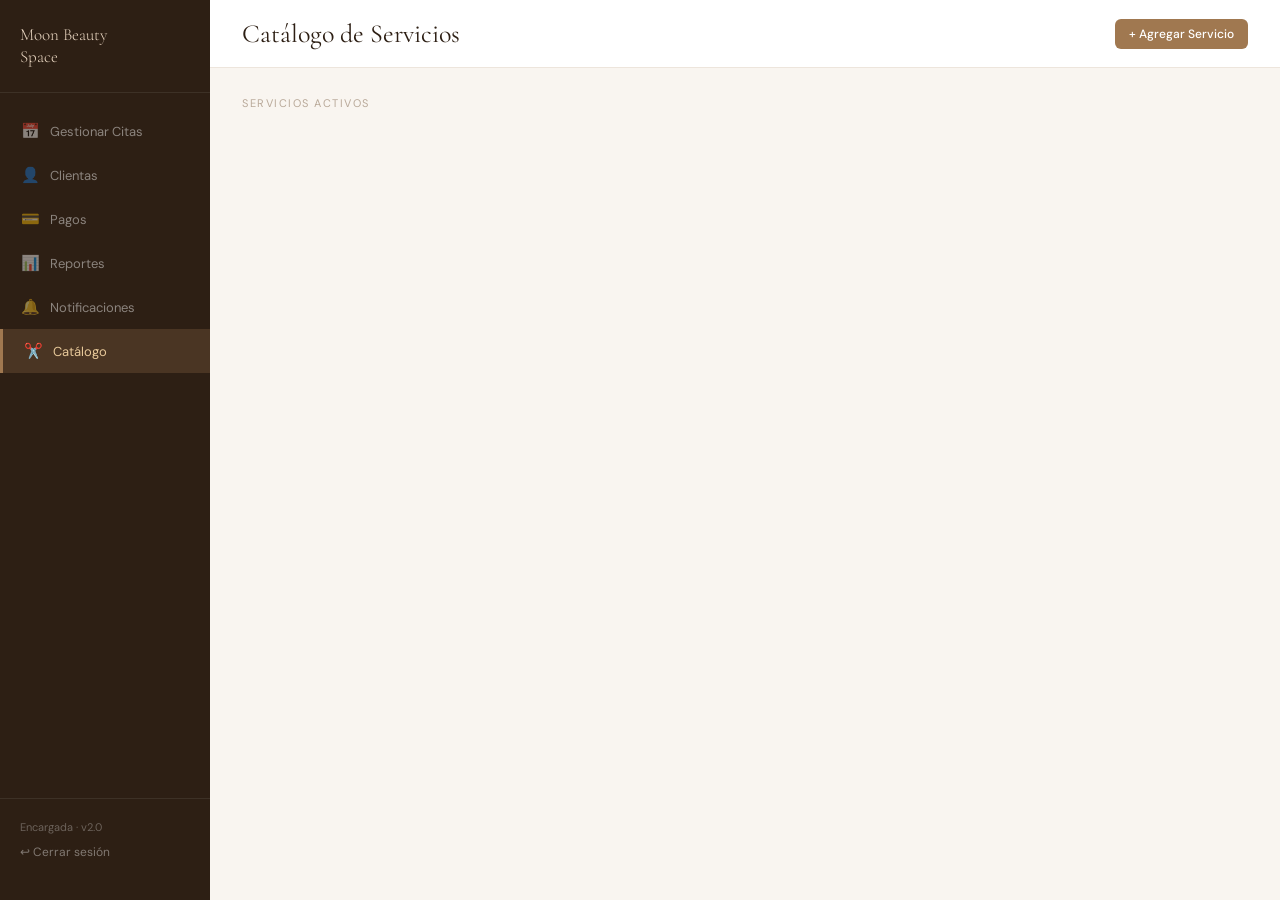
<file: frontend/catalago/catalago.html>
<!DOCTYPE html>
<html lang="es">
<head>
  <meta charset="UTF-8">
  <meta name="viewport" content="width=device-width, initial-scale=1.0">
  <title>Moon Beauty Space — Catálogo</title>
  <style>
@import url('https://fonts.googleapis.com/css2?family=Cormorant+Garamond:wght@300;400;600&family=DM+Sans:wght@300;400;500&display=swap');

* { box-sizing: border-box; margin: 0; padding: 0; }

:root {
  --brown-dark: #2d1f14;
  --brown-mid: #7a5535;
  --brown-main: #a07850;
  --brown-light: #c9a98a;
  --cream: #f9f5f0;
  --white: #ffffff;
  --border: #ede5dc;
  --text-main: #2d1f14;
  --text-muted: #9e8878;
  --text-hint: #b8a898;
  --badge-red-bg: #fdecea; --badge-red-text: #c0614e;
  --badge-yellow-bg: #fef3e2; --badge-yellow-text: #b07820;
  --badge-green-bg: #e8f5ee; --badge-green-text: #3a8a5c;
}

body {
  font-family: 'DM Sans', sans-serif;
  background: var(--cream);
  color: var(--text-main);
  min-height: 100vh;
}

.app { display: flex; min-height: 100vh; }

.sidebar {
  width: 210px;
  background: var(--brown-dark);
  display: flex;
  flex-direction: column;
  padding: 24px 0;
  flex-shrink: 0;
  position: fixed;
  height: 100vh;
  top: 0; left: 0;
  z-index: 100;
}
.sidebar-logo {
  padding: 0 20px 24px;
  border-bottom: 1px solid rgba(255,255,255,0.08);
}
.sidebar-logo h2 {
  font-family: 'Cormorant Garamond', serif;
  color: #e8d5c0;
  font-size: 17px;
  font-weight: 300;
  line-height: 1.3;
}
.sidebar-logo p { color: rgba(255,255,255,0.3); font-size: 10px; letter-spacing: 1px; margin-top: 4px; }
.nav { flex: 1; padding: 16px 0; }
.nav-item {
  display: flex;
  align-items: center;
  gap: 10px;
  padding: 12px 20px;
  font-size: 13px;
  color: rgba(255,255,255,0.45);
  cursor: pointer;
  text-decoration: none;
  transition: all 0.15s;
}
.nav-item:hover { background: rgba(255,255,255,0.06); color: rgba(255,255,255,0.8); }
.nav-item.active { background: rgba(160,120,80,0.25); color: #e8c99a; border-left: 3px solid var(--brown-main); }
.nav-icon { font-size: 15px; width: 20px; text-align: center; }
.sidebar-footer { padding: 16px 20px; border-top: 1px solid rgba(255,255,255,0.08); }
.sidebar-footer span { font-size: 11px; color: rgba(255,255,255,0.3); }
.btn-cerrar-sesion {
  display: flex; align-items: center; gap: 8px;
  color: rgba(255,255,255,0.4); font-size: 12px;
  cursor: pointer; margin-top: 8px;
  background: none; border: none; font-family: 'DM Sans', sans-serif;
  padding: 0;
}
.btn-cerrar-sesion:hover { color: rgba(255,255,255,0.7); }

.main { flex: 1; margin-left: 210px; display: flex; flex-direction: column; min-height: 100vh; }
.topbar {
  background: var(--white);
  padding: 18px 32px;
  display: flex;
  justify-content: space-between;
  align-items: center;
  border-bottom: 1px solid var(--border);
  position: sticky; top: 0; z-index: 50;
}
.topbar h1 { font-family: 'Cormorant Garamond', serif; font-size: 26px; color: var(--text-main); font-weight: 400; }
.topbar-actions { display: flex; gap: 10px; align-items: center; }
.content { flex: 1; padding: 28px 32px; }

.btn {
  padding: 9px 20px;
  border-radius: 8px;
  font-family: 'DM Sans', sans-serif;
  font-size: 13px;
  font-weight: 500;
  cursor: pointer;
  border: none;
  transition: opacity 0.15s;
}
.btn:hover { opacity: 0.88; }
.btn-primary { background: var(--brown-main); color: #fff; }
.btn-outline { background: transparent; border: 1.5px solid var(--border); color: var(--brown-mid); }
.btn-sm { padding: 7px 14px; font-size: 12px; border-radius: 6px; }
.btn-danger { background: #fdecea; color: #c0614e; border: 1.5px solid #f5c4c0; }

.field { margin-bottom: 18px; }
.field label {
  display: block;
  font-size: 11px;
  font-weight: 500;
  color: var(--brown-mid);
  letter-spacing: 1.4px;
  text-transform: uppercase;
  margin-bottom: 7px;
}
.field input, .field select, .field textarea {
  width: 100%;
  padding: 11px 14px;
  border: 1.5px solid #e8ddd5;
  border-radius: 8px;
  font-size: 13px;
  font-family: 'DM Sans', sans-serif;
  color: var(--text-main);
  background: #fdf9f6;
  outline: none;
  transition: border-color 0.2s;
}
.field input:focus, .field select:focus, .field textarea:focus { border-color: var(--brown-main); background: #fff; }
.field input::placeholder, .field textarea::placeholder { color: #c5b5a8; }
.field textarea { resize: vertical; min-height: 80px; line-height: 1.6; }
.field-row { display: flex; gap: 16px; }
.field-row .field { flex: 1; }

.badge {
  padding: 4px 12px;
  border-radius: 20px;
  font-size: 11px;
  font-weight: 500;
  white-space: nowrap;
}
.badge-sin { background: var(--badge-red-bg); color: var(--badge-red-text); }
.badge-anticipo { background: var(--badge-yellow-bg); color: var(--badge-yellow-text); }
.badge-pagado { background: var(--badge-green-bg); color: var(--badge-green-text); }

.card {
  background: var(--white);
  border: 1px solid var(--border);
  border-radius: 10px;
  padding: 18px 20px;
}

.modal-overlay {
  display: none;
  position: fixed; inset: 0;
  background: rgba(45,31,20,0.4);
  z-index: 200;
  align-items: center;
  justify-content: center;
}
.modal-overlay.open { display: flex; }
.modal-box {
  background: var(--white);
  border-radius: 14px;
  padding: 28px 32px;
  width: 100%;
  max-width: 480px;
  box-shadow: 0 16px 60px rgba(0,0,0,0.15);
  animation: fadeUp 0.2s ease;
}
@keyframes fadeUp { from { transform: translateY(16px); opacity:0; } to { transform: translateY(0); opacity:1; } }
.modal-title { font-family: 'Cormorant Garamond', serif; font-size: 22px; color: var(--text-main); margin-bottom: 4px; }
.modal-sub { font-size: 12px; color: var(--text-muted); margin-bottom: 20px; }
.modal-actions { display: flex; gap: 10px; margin-top: 20px; }
.modal-actions .btn { flex: 1; padding: 12px; }

.alert {
  padding: 11px 14px;
  border-radius: 8px;
  font-size: 12px;
  margin-bottom: 16px;
  display: flex;
  align-items: flex-start;
  gap: 8px;
}
.alert-warning { background: #fef3e2; border: 1px solid #f5d9a0; color: #7a5010; }
.alert-error { background: var(--badge-red-bg); border: 1px solid #f5c4c0; color: #8a2010; }
.alert-success { background: var(--badge-green-bg); border: 1px solid #b0dfc0; color: #1a6040; }

.section-label {
  font-size: 11px;
  color: var(--text-hint);
  letter-spacing: 1.5px;
  text-transform: uppercase;
  margin-bottom: 12px;
}

.info-grid { display: grid; grid-template-columns: repeat(auto-fit, minmax(160px,1fr)); gap: 12px; margin-bottom: 20px; }
.info-box { background: var(--white); border: 1px solid var(--border); border-radius: 8px; padding: 12px 16px; }
.info-box .ib-label { font-size: 10px; color: var(--text-hint); text-transform: uppercase; letter-spacing: 1px; margin-bottom: 4px; }
.info-box .ib-value { font-size: 14px; color: var(--text-main); font-weight: 500; }

.session-overlay {
  display: none;
  position: fixed; inset: 0;
  background: rgba(45,31,20,0.55);
  z-index: 9999;
  align-items: center;
  justify-content: center;
  backdrop-filter: blur(3px);
}
.session-overlay.open { display: flex; }
.session-box {
  background: var(--white);
  border-radius: 16px;
  padding: 32px 36px;
  width: 100%;
  max-width: 420px;
  box-shadow: 0 20px 70px rgba(0,0,0,0.22);
  animation: fadeUp 0.25s ease;
  text-align: center;
}
.session-icon { font-size: 40px; margin-bottom: 14px; display: block; }
.session-title { font-family: 'Cormorant Garamond', serif; font-size: 24px; color: var(--text-main); font-weight: 400; margin-bottom: 8px; }
.session-msg { font-size: 13px; color: var(--text-muted); line-height: 1.6; margin-bottom: 6px; }
.session-countdown-wrap {
  margin: 18px 0;
  background: #fef3e2;
  border: 1px solid #f5d9a0;
  border-radius: 10px;
  padding: 14px 20px;
  display: inline-block;
  width: 100%;
}
.session-countdown-wrap .label { font-size: 11px; color: #b07820; text-transform: uppercase; letter-spacing: 1.2px; margin-bottom: 4px; }
.session-countdown-num { font-family: 'Cormorant Garamond', serif; font-size: 48px; color: #b07820; font-weight: 600; line-height: 1; }
.session-countdown-unit { font-size: 12px; color: #c89030; margin-top: 2px; }
.session-actions { display: flex; gap: 10px; margin-top: 4px; }
.session-actions .btn { flex: 1; padding: 13px; font-size: 13px; }

/* ── SERVICIOS ── */
.servicio-card {
  background: var(--white);
  border: 1px solid var(--border);
  border-radius: 10px;
  padding: 18px 20px;
  margin-bottom: 12px;
  display: flex;
  align-items: center;
  gap: 18px;
}
.serv-color { width: 6px; height: 52px; border-radius: 4px; flex-shrink: 0; background: var(--brown-light); }
.serv-info { flex: 1; }
.serv-name { font-size: 14px; font-weight: 500; color: var(--text-main); }
.serv-desc { font-size: 12px; color: var(--text-muted); margin-top: 3px; }
.serv-meta { display: flex; gap: 20px; margin-top: 8px; flex-wrap: wrap; }
.serv-meta span { font-size: 12px; color: var(--text-muted); }
.serv-meta b { color: var(--text-main); }
.serv-actions { display: flex; gap: 8px; }
.serv-btn { padding: 7px 13px; border-radius: 6px; font-size: 12px; border: 1.5px solid var(--border); background: transparent; color: var(--brown-mid); cursor: pointer; font-family: 'DM Sans', sans-serif; }
.serv-btn.danger { border-color: #f5c4c0; color: #c0614e; }
.badge-inactivo { background: #f5f0eb; color: #b8a898; border: 1px solid #ede5dc; padding: 3px 10px; border-radius: 20px; font-size: 11px; }

/* Badge de categoría */
.badge-categoria {
  padding: 3px 10px;
  border-radius: 20px;
  font-size: 10px;
  font-weight: 500;
  letter-spacing: 0.5px;
  text-transform: uppercase;
}
.badge-cat-pestanas { background: #f0eaf8; color: #7a4aaa; border: 1px solid #ddd0f0; }
.badge-cat-ceja     { background: #e8f0fb; color: #3a5aaa; border: 1px solid #c8d8f5; }
.badge-cat-retiro   { background: #fef3e2; color: #b07820; border: 1px solid #f5d9a0; }
  </style>
</head>
<body>
<div class="app">
  <aside class="sidebar">
    <div class="sidebar-logo"><h2>Moon Beauty<br>Space</h2></div>
    <nav class="nav">
      <a class="nav-item" href="../citas/citas.html"><span class="nav-icon">📅</span> Gestionar Citas</a>
      <a class="nav-item" href="../clientes/clientas.html"><span class="nav-icon">👤</span> Clientas</a>
      <a class="nav-item" href="../pagos/pagos.html"><span class="nav-icon">💳</span> Pagos</a>
      <a class="nav-item" href="../reportes/reportes.html"><span class="nav-icon">📊</span> Reportes</a>
      <a class="nav-item" href="../notificaciones/notificaciones.html"><span class="nav-icon">🔔</span> Notificaciones</a>
      <a class="nav-item active" href="../catalago/catalago.html"><span class="nav-icon">✂️</span> Catálogo</a>
    </nav>
    <div class="sidebar-footer">
      <span>Encargada · v2.0</span>
      <button class="btn-cerrar-sesion" onclick="cerrarSesionManual()">↩ Cerrar sesión</button>
    </div>
  </aside>

  <div class="main">
    <div class="topbar">
      <h1>Catálogo de Servicios</h1>
      <button class="btn btn-primary btn-sm" onclick="abrirNuevo()">+ Agregar Servicio</button>
    </div>
    <div class="content">
      <div class="section-label">Servicios activos</div>
      <div id="servicios-list"></div>
    </div>
  </div>
</div>

<!-- MODAL CERRAR SESIÓN MANUAL -->
<div class="modal-overlay" id="modal-cerrar-sesion">
  <div class="modal-box">
    <div class="modal-title">¿Cerrar sesión?</div>
    <div class="modal-sub">Se perderán los datos no guardados.</div>
    <div class="modal-actions">
      <button class="btn btn-outline" onclick="cerrarModal('modal-cerrar-sesion')">Cancelar</button>
      <button class="btn btn-danger" onclick="window.location.href='../usuarios/index.html'">Confirmar</button>
    </div>
  </div>
</div>

<!-- MODAL NUEVO / EDITAR -->
<div class="modal-overlay" id="modal-nuevo">
  <div class="modal-box">
    <div class="modal-title" id="modal-serv-title">Agregar Servicio</div>
    <div class="modal-sub">Completa los datos del servicio</div>

    <div class="field">
      <label>Nombre del servicio *</label>
      <input type="text" id="serv-nombre" placeholder="Ej: Extensión de pestañas clásica">
    </div>

    <div class="field">
      <label>Descripción (opcional)</label>
      <input type="text" id="serv-desc" placeholder="Breve descripción del servicio">
    </div>

    <!-- NUEVO: Categoría -->
    <div class="field">
      <label>Categoría *</label>
      <select id="serv-categoria" onchange="toggleRetoque()">
        <option value="pestañas">Pestañas</option>
        <option value="ceja">Ceja</option>
        <option value="retiro">Retiro</option>
      </select>
    </div>

    <div class="field-row">
      <div class="field">
        <label>Precio * ($)</label>
        <input type="number" id="serv-precio" placeholder="0" min="1">
      </div>
      <div class="field">
        <label>Duración * (minutos)</label>
        <input type="number" id="serv-dur" placeholder="0" min="1">
      </div>
    </div>

    <!-- NUEVO: Precio retoque — solo visible si categoría es pestañas -->
    <div class="field" id="campo-retoque">
      <label>Precio Retoque ($)</label>
      <input type="number" id="serv-retoque" placeholder="0" min="0">
    </div>

    <div id="serv-error" class="alert alert-error" style="display:none"></div>

    <div class="modal-actions">
      <button class="btn btn-outline" onclick="cerrarModal('modal-nuevo')">Cancelar</button>
      <button class="btn btn-primary" onclick="guardarServicio()">Guardar Servicio</button>
    </div>
  </div>
</div>

<!-- MODAL EXPIRACIÓN DE SESIÓN -->
<div class="session-overlay" id="session-overlay">
  <div class="session-box">
    <span class="session-icon">⏱️</span>
    <div class="session-title">Tu sesión expirará pronto</div>
    <p class="session-msg">Has estado inactiva por 1 minuto.<br>¿Deseas continuar en el sistema?</p>
    <div class="session-countdown-wrap">
      <div class="label">Tiempo restante</div>
      <div class="session-countdown-num" id="session-countdown">60</div>
      <div class="session-countdown-unit">segundos</div>
    </div>
    <p class="session-msg" style="font-size:11px;color:var(--text-hint);margin-bottom:0">
      Los datos no guardados se perderán si la sesión expira.
    </p>
    <div class="session-actions">
      <button class="btn btn-outline" onclick="expireSession()">Cerrar sesión</button>
      <button class="btn btn-primary" onclick="continuarSesion()">Continuar sesión</button>
    </div>
  </div>
</div>

<script>
  /* ─────────────────────────────────────────
     UTILIDADES
  ───────────────────────────────────────── */

  // Convierte "HH:MM:SS" a texto legible: "1h 30 min" o "45 min"
  function formatDuracion(t) {
    if (!t) return '—';
    const partes = t.split(':');
    const h = parseInt(partes[0]) || 0;
    const m = parseInt(partes[1]) || 0;
    if (h > 0 && m > 0) return `${h}h ${m} min`;
    if (h > 0) return `${h}h`;
    return `${m} min`;
  }

  // Muestra/oculta el campo de precio retoque según categoría
  function toggleRetoque() {
    const cat = document.getElementById('serv-categoria').value;
    document.getElementById('campo-retoque').style.display =
      cat === 'pestañas' ? 'block' : 'none';
  }

  // Badge de categoría con color
  function badgeCategoria(cat) {
    const map = {
      'pestañas': ['badge-cat-pestanas', '✦ Pestañas'],
      'ceja':     ['badge-cat-ceja',     '✦ Ceja'],
      'retiro':   ['badge-cat-retiro',   '✦ Retiro'],
    };
    const [cls, label] = map[cat] || ['badge-cat-pestanas', cat];
    return `<span class="badge-categoria ${cls}">${label}</span>`;
  }

  /* ─────────────────────────────────────────
     CATÁLOGO
  ───────────────────────────────────────── */
  let servicios = [];
  let editIdx = null;

  async function cargarServicios() {
    try {
      const response = await fetch('http://localhost:8080/api/catalogo');
      servicios = await response.json();
      renderServicios();
    } catch (error) {
      console.error('Error al cargar servicios:', error);
    }
  }

  function renderServicios() {
    document.getElementById('servicios-list').innerHTML = servicios.map((s, i) => `
      <div class="servicio-card" style="${!s.activo ? 'opacity:0.6' : ''}">
        <div class="serv-color" style="background:${s.activo ? 'var(--brown-light)' : '#d0c4ba'}"></div>
        <div class="serv-info">
          <div style="display:flex;align-items:center;gap:10px;flex-wrap:wrap">
            <div class="serv-name">${s.nombreServicio}</div>
            ${badgeCategoria(s.categoria || 'pestañas')}
            ${!s.activo ? '<span class="badge-inactivo">Inactivo</span>' : ''}
          </div>
          <div class="serv-desc">${s.descripcion || ''}</div>
          <div class="serv-meta">
            <span>Precio: <b>$${s.precioEstandar}</b></span>
            <span>Duración: <b>${formatDuracion(s.duracionEstimada)}</b></span>
            ${s.categoria === 'pestañas' && s.precioRetoque
              ? `<span>Retoque: <b>$${s.precioRetoque}</b></span>`
              : ''}
          </div>
        </div>
        <div class="serv-actions">
          <button class="serv-btn" onclick="editarServicio(${i})">Editar</button>
          ${s.activo
            ? `<button class="serv-btn danger" onclick="desactivar(${i})">Desactivar</button>`
            : `<button class="serv-btn" onclick="reactivar(${i})">Reactivar</button>`}
        </div>
      </div>`).join('');
  }

  function abrirNuevo() {
    editIdx = null;
    document.getElementById('modal-serv-title').textContent = 'Agregar Servicio';
    document.getElementById('serv-nombre').value = '';
    document.getElementById('serv-desc').value = '';
    document.getElementById('serv-precio').value = '';
    document.getElementById('serv-dur').value = '';
    document.getElementById('serv-categoria').value = 'pestañas';
    document.getElementById('serv-retoque').value = '';
    document.getElementById('serv-error').style.display = 'none';
    toggleRetoque();
    abrirModal('modal-nuevo');
  }

  function editarServicio(i) {
    editIdx = i;
    const s = servicios[i];
    document.getElementById('modal-serv-title').textContent = 'Editar Servicio';
    document.getElementById('serv-nombre').value = s.nombreServicio;
    document.getElementById('serv-desc').value = s.descripcion || '';
    document.getElementById('serv-precio').value = s.precioEstandar;
    document.getElementById('serv-categoria').value = s.categoria || 'pestañas';
    document.getElementById('serv-retoque').value = s.precioRetoque || '';
    document.getElementById('serv-error').style.display = 'none';
    toggleRetoque();

    // Duración: viene como "HH:MM:SS", convertir a minutos para el input
    if (s.duracionEstimada) {
      const partes = s.duracionEstimada.split(':');
      const totalMin = (parseInt(partes[0]) || 0) * 60 + (parseInt(partes[1]) || 0);
      document.getElementById('serv-dur').value = totalMin;
    } else {
      document.getElementById('serv-dur').value = '';
    }

    abrirModal('modal-nuevo');
  }

  async function guardarServicio() {
    const nombre   = document.getElementById('serv-nombre').value.trim();
    const precio   = parseInt(document.getElementById('serv-precio').value);
    const dur      = parseInt(document.getElementById('serv-dur').value);
    const desc     = document.getElementById('serv-desc').value.trim();
    const categoria = document.getElementById('serv-categoria').value;
    const retoqueVal = document.getElementById('serv-retoque').value;
    const errEl    = document.getElementById('serv-error');

    if (!nombre || !precio || !dur) {
      errEl.style.display = 'flex';
      errEl.textContent = '⚠️ Completa todos los campos obligatorios.';
      return;
    }
    if (precio < 1 || dur < 1) {
      errEl.style.display = 'flex';
      errEl.textContent = '⚠️ El precio y la duración deben ser mayores a 0.';
      return;
    }
    errEl.style.display = 'none';

    // Convertir minutos → "HH:MM:SS" para la BD (tipo TIME)
    const hh = String(Math.floor(dur / 60)).padStart(2, '0');
    const mm = String(dur % 60).padStart(2, '0');
    const duracionStr = `${hh}:${mm}:00`;

    const serv = {
      nombreServicio:  nombre,
      descripcion:     desc,
      precioEstandar:  precio,
      duracionEstimada: duracionStr,
      categoria:       categoria,
      precioRetoque:   (categoria === 'pestañas' && retoqueVal !== '')
                         ? parseFloat(retoqueVal)
                         : null,
      activo: 1
    };


    try {
      if (editIdx !== null) {
        await fetch(`http://localhost:8080/api/catalogo/${servicios[editIdx].idservicio}`, {
          method: 'PUT',
          headers: { 'Content-Type': 'application/json' },
          body: JSON.stringify(serv)
        });
        editIdx = null;
      } else {
        await fetch('http://localhost:8080/api/catalogo', {
          method: 'POST',
          headers: { 'Content-Type': 'application/json' },
          body: JSON.stringify(serv)
        });
      }
      await cargarServicios();
      cerrarModal('modal-nuevo');
    } catch (error) {
      console.error('Error al guardar servicio:', error);
      errEl.style.display = 'flex';
      errEl.textContent = '⚠️ Error al conectar con el servidor.';
    }
  }

  async function desactivar(i) {
    if (confirm(`¿Desactivar "${servicios[i].nombreServicio}"?`)) {
      await fetch(`http://localhost:8080/api/catalogo/${servicios[i].idservicio}/desactivar`, {
        method: 'PATCH'
      });
      await cargarServicios();
    }
  }

  async function reactivar(i) {
    await fetch(`http://localhost:8080/api/catalogo/${servicios[i].idservicio}/reactivar`, {
      method: 'PATCH'
    });
    await cargarServicios();
  }

  /* ─────────────────────────────────────────
     MODALES
  ───────────────────────────────────────── */
  function abrirModal(id) { document.getElementById(id).classList.add('open'); }
  function cerrarModal(id) { document.getElementById(id).classList.remove('open'); }

  document.querySelectorAll('.modal-overlay').forEach(m =>
    m.addEventListener('click', e => { if (e.target === m) m.classList.remove('open'); })
  );

  function cerrarSesionManual() { abrirModal('modal-cerrar-sesion'); }

  /* ─────────────────────────────────────────
     SESIÓN POR INACTIVIDAD
  ───────────────────────────────────────── */
  const SESSION_TIMEOUT = 25 * 60 * 1000;
  const WARNING_BEFORE  =  1 * 60 * 1000;

  let _inactivityTimer, _warningTimer, _countdownInterval;
  let _warningVisible = false;

  function resetTimers() {
    if (_warningVisible) return;
    clearTimeout(_inactivityTimer);
    clearTimeout(_warningTimer);
    clearInterval(_countdownInterval);
    _warningTimer    = setTimeout(showSessionWarning, SESSION_TIMEOUT - WARNING_BEFORE);
    _inactivityTimer = setTimeout(expireSession, SESSION_TIMEOUT);
  }

  function showSessionWarning() {
    _warningVisible = true;
    let secsLeft = 60;
    document.getElementById('session-countdown').textContent = secsLeft;
    document.getElementById('session-overlay').classList.add('open');
    _countdownInterval = setInterval(() => {
      secsLeft--;
      document.getElementById('session-countdown').textContent = secsLeft;
      if (secsLeft <= 0) clearInterval(_countdownInterval);
    }, 1000);
  }

  function continuarSesion() {
    _warningVisible = false;
    document.getElementById('session-overlay').classList.remove('open');
    resetTimers();
  }

  function expireSession() {
    clearTimeout(_inactivityTimer);
    clearTimeout(_warningTimer);
    clearInterval(_countdownInterval);
    _warningVisible = false;
    document.getElementById('session-overlay').classList.remove('open');
    window.location.href = 'index.html?sesion=expirada';
  }

  ['mousemove','mousedown','keydown','touchstart','scroll','click'].forEach(evt =>
    document.addEventListener(evt, resetTimers, { passive: true })
  );

  // Arrancar
  resetTimers();
  cargarServicios();
</script>
</body>
</html>
</file>
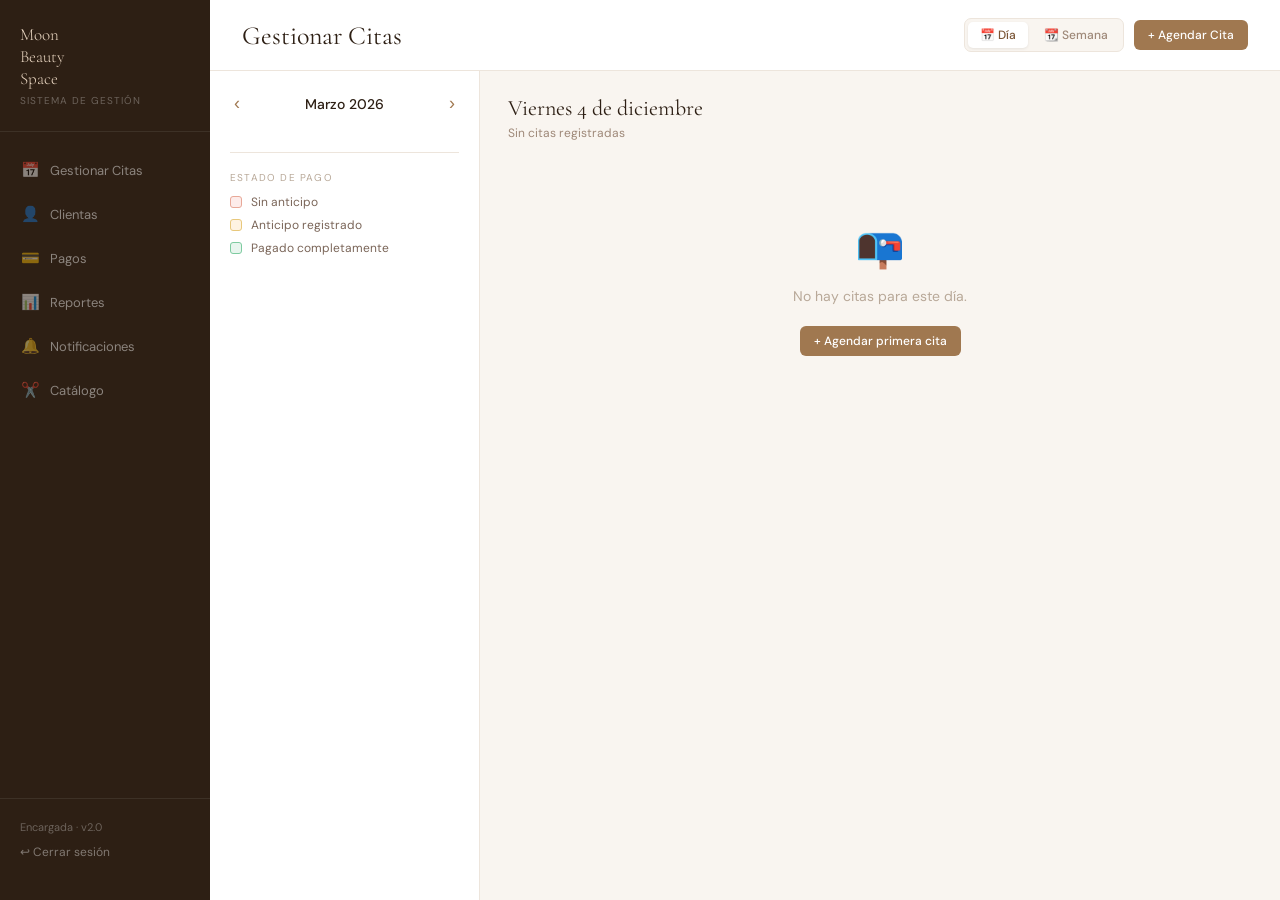
<file: frontend/citas/citas.html>
<!DOCTYPE html>
<html lang="es">
<head>
  <meta charset="UTF-8">
  <meta name="viewport" content="width=device-width, initial-scale=1.0">
  <title>Moon Beauty Space — Gestionar Citas</title>
  <style>
@import url('https://fonts.googleapis.com/css2?family=Cormorant+Garamond:wght@300;400;600&family=DM+Sans:wght@300;400;500&display=swap');
* { box-sizing: border-box; margin: 0; padding: 0; }
:root {
  --brown-dark: #2d1f14; --brown-mid: #7a5535; --brown-main: #a07850;
  --brown-light: #c9a98a; --cream: #f9f5f0; --white: #ffffff;
  --border: #ede5dc; --text-main: #2d1f14; --text-muted: #9e8878; --text-hint: #b8a898;
  --badge-red-bg: #fdecea; --badge-red-text: #c0614e;
  --badge-yellow-bg: #fef3e2; --badge-yellow-text: #b07820;
  --badge-green-bg: #e8f5ee; --badge-green-text: #3a8a5c;
}
body { font-family: 'DM Sans', sans-serif; background: var(--cream); color: var(--text-main); min-height: 100vh; }
.app { display: flex; min-height: 100vh; }
.sidebar { width: 210px; background: var(--brown-dark); display: flex; flex-direction: column; padding: 24px 0; flex-shrink: 0; position: fixed; height: 100vh; top: 0; left: 0; z-index: 100; }
.sidebar-logo { padding: 0 20px 24px; border-bottom: 1px solid rgba(255,255,255,0.08); }
.sidebar-logo h2 { font-family: 'Cormorant Garamond', serif; color: #e8d5c0; font-size: 17px; font-weight: 300; line-height: 1.3; }
.sidebar-logo p { color: rgba(255,255,255,0.3); font-size: 10px; letter-spacing: 1px; margin-top: 4px; }
.nav { flex: 1; padding: 16px 0; }
.nav-item { display: flex; align-items: center; gap: 10px; padding: 12px 20px; font-size: 13px; color: rgba(255,255,255,0.45); cursor: pointer; text-decoration: none; transition: all 0.15s; }
.nav-item:hover { background: rgba(255,255,255,0.06); color: rgba(255,255,255,0.8); }
.nav-item.active { background: rgba(160,120,80,0.25); color: #e8c99a; border-left: 3px solid var(--brown-main); }
.nav-icon { font-size: 15px; width: 20px; text-align: center; }
.sidebar-footer { padding: 16px 20px; border-top: 1px solid rgba(255,255,255,0.08); }
.sidebar-footer span { font-size: 11px; color: rgba(255,255,255,0.3); }
.btn-cerrar-sesion { display: flex; align-items: center; gap: 8px; color: rgba(255,255,255,0.4); font-size: 12px; cursor: pointer; margin-top: 8px; background: none; border: none; font-family: 'DM Sans', sans-serif; padding: 0; }
.btn-cerrar-sesion:hover { color: rgba(255,255,255,0.7); }
.main { flex: 1; margin-left: 210px; display: flex; flex-direction: column; min-height: 100vh; }
.topbar { background: var(--white); padding: 18px 32px; display: flex; justify-content: space-between; align-items: center; border-bottom: 1px solid var(--border); position: sticky; top: 0; z-index: 50; }
.topbar h1 { font-family: 'Cormorant Garamond', serif; font-size: 26px; color: var(--text-main); font-weight: 400; }
.topbar-actions { display: flex; gap: 10px; align-items: center; }
.btn { padding: 9px 20px; border-radius: 8px; font-family: 'DM Sans', sans-serif; font-size: 13px; font-weight: 500; cursor: pointer; border: none; transition: opacity 0.15s; }
.btn:hover { opacity: 0.88; }
.btn-primary { background: var(--brown-main); color: #fff; }
.btn-outline { background: transparent; border: 1.5px solid var(--border); color: var(--brown-mid); }
.btn-sm { padding: 7px 14px; font-size: 12px; border-radius: 6px; }
.btn-danger { background: #fdecea; color: #c0614e; border: 1.5px solid #f5c4c0; }
.btn-ghost { background: none; border: none; color: var(--brown-mid); font-size: 12px; font-family: 'DM Sans', sans-serif; cursor: pointer; padding: 0; text-decoration: underline; }
.btn-ghost:hover { color: var(--brown-main); }
.field { margin-bottom: 16px; }
.field label { display: block; font-size: 11px; font-weight: 500; color: var(--brown-mid); letter-spacing: 1.4px; text-transform: uppercase; margin-bottom: 7px; }
.field input, .field select, .field textarea { width: 100%; padding: 11px 14px; border: 1.5px solid #e8ddd5; border-radius: 8px; font-size: 13px; font-family: 'DM Sans', sans-serif; color: var(--text-main); background: #fdf9f6; outline: none; transition: border-color 0.2s; }
.field input:focus, .field select:focus, .field textarea:focus { border-color: var(--brown-main); background: #fff; }
.field input::placeholder, .field textarea::placeholder { color: #c5b5a8; }
.field textarea { resize: vertical; min-height: 70px; line-height: 1.6; }
.field-row { display: flex; gap: 16px; }
.field-row .field { flex: 1; }
.badge { padding: 4px 12px; border-radius: 20px; font-size: 11px; font-weight: 500; white-space: nowrap; }
.badge-sin { background: var(--badge-red-bg); color: var(--badge-red-text); }
.badge-anticipo { background: var(--badge-yellow-bg); color: var(--badge-yellow-text); }
.badge-pagado { background: var(--badge-green-bg); color: var(--badge-green-text); }
.modal-overlay { display: none; position: fixed; inset: 0; background: rgba(45,31,20,0.45); z-index: 200; align-items: center; justify-content: center; padding: 16px; }
.modal-overlay.open { display: flex; }
.modal-box { background: var(--white); border-radius: 14px; padding: 28px 32px; width: 100%; max-width: 480px; box-shadow: 0 16px 60px rgba(0,0,0,0.18); animation: fadeUp 0.2s ease; max-height: 92vh; overflow-y: auto; }
.modal-box.wide { max-width: 600px; }
@keyframes fadeUp { from { transform: translateY(16px); opacity:0; } to { transform: translateY(0); opacity:1; } }
.modal-title { font-family: 'Cormorant Garamond', serif; font-size: 22px; color: var(--text-main); margin-bottom: 4px; }
.modal-sub { font-size: 12px; color: var(--text-muted); margin-bottom: 20px; }
.modal-actions { display: flex; gap: 10px; margin-top: 20px; }
.modal-actions .btn { flex: 1; padding: 12px; }
.alert { padding: 11px 14px; border-radius: 8px; font-size: 12px; margin-bottom: 14px; display: flex; align-items: flex-start; gap: 8px; line-height: 1.5; }
.alert-warning { background: #fef3e2; border: 1px solid #f5d9a0; color: #7a5010; }
.alert-error { background: var(--badge-red-bg); border: 1px solid #f5c4c0; color: #8a2010; }
.alert-success { background: var(--badge-green-bg); border: 1px solid #b0dfc0; color: #1a6040; }
.info-grid { display: grid; grid-template-columns: repeat(auto-fit, minmax(160px,1fr)); gap: 12px; margin-bottom: 20px; }
.info-box { background: var(--white); border: 1px solid var(--border); border-radius: 8px; padding: 12px 16px; }
.info-box .ib-label { font-size: 10px; color: var(--text-hint); text-transform: uppercase; letter-spacing: 1px; margin-bottom: 4px; }
.info-box .ib-value { font-size: 14px; color: var(--text-main); font-weight: 500; }
.content { padding: 0; display: flex; flex: 1; overflow: hidden; height: calc(100vh - 66px); }
.cal-panel { width: 270px; flex-shrink: 0; background: var(--white); border-right: 1px solid var(--border); padding: 22px 20px; overflow-y: auto; }
.cal-header { display: flex; justify-content: space-between; align-items: center; margin-bottom: 16px; }
.cal-header span { font-size: 14px; font-weight: 500; color: var(--text-main); }
.cal-nav { background: none; border: none; color: var(--brown-main); cursor: pointer; font-size: 18px; padding: 0 4px; }
.cal-nav:hover { opacity: 0.7; }
.cal-grid { display: grid; grid-template-columns: repeat(7,1fr); gap: 2px; }
.cal-day-name { text-align: center; font-size: 10px; color: var(--text-hint); font-weight: 500; padding: 5px 0; }
.cal-day { text-align: center; font-size: 12px; padding: 7px 2px; border-radius: 6px; cursor: pointer; color: var(--text-main); position: relative; transition: background 0.12s; user-select: none; }
.cal-day:hover:not(.empty) { background: #f5ede5; }
.cal-day.selected { background: #fdf3e8 !important; color: var(--brown-mid) !important; font-weight: 500; outline: 2px solid var(--brown-light); outline-offset: -1px; }
.cal-day.today { background: var(--brown-main); color: #fff; font-weight: 500; }
.cal-day.today.selected { background: var(--brown-mid) !important; color: #fff !important; outline: 2px solid var(--brown-light); }
.cal-day.has-cita::after { content: ''; position: absolute; bottom: 3px; left: 50%; transform: translateX(-50%); width: 5px; height: 5px; border-radius: 50%; background: var(--brown-light); }
.cal-day.today.has-cita::after { background: rgba(255,255,255,0.8); }
.cal-day.selected.has-cita::after { background: var(--brown-main); }
.cal-day.empty { pointer-events: none; color: transparent; }
.legend { margin-top: 22px; padding-top: 18px; border-top: 1px solid var(--border); }
.legend-title { font-size: 10px; color: var(--text-hint); letter-spacing: 1.2px; text-transform: uppercase; margin-bottom: 10px; }
.legend-item { display: flex; align-items: center; gap: 9px; font-size: 12px; color: #7a6558; margin-bottom: 7px; }
.legend-dot { width: 12px; height: 12px; border-radius: 3px; flex-shrink: 0; }
.citas-panel { flex: 1; padding: 24px 28px; overflow-y: auto; background: var(--cream); }
.day-title { font-family: 'Cormorant Garamond', serif; font-size: 22px; color: var(--text-main); margin-bottom: 4px; }
.day-sub { font-size: 12px; color: var(--text-muted); margin-bottom: 20px; }
.cita-card { background: var(--white); border: 1px solid var(--border); border-radius: 10px; padding: 16px 20px; margin-bottom: 12px; display: flex; align-items: center; gap: 18px; cursor: pointer; transition: box-shadow 0.15s; }
.cita-card:hover { box-shadow: 0 4px 16px rgba(160,120,80,0.13); }
.cita-time { text-align: center; flex-shrink: 0; width: 54px; }
.cita-time .hour { font-size: 18px; font-weight: 500; color: var(--text-main); line-height: 1; }
.cita-time .period { font-size: 10px; color: var(--text-hint); margin-top: 2px; }
.cita-div { width: 1px; height: 48px; background: var(--border); flex-shrink: 0; }
.cita-info { flex: 1; }
.cita-name { font-size: 14px; font-weight: 500; color: var(--text-main); }
.cita-service { font-size: 12px; color: var(--text-muted); margin-top: 3px; }
.cita-notas { font-size: 11px; color: #b8a898; margin-top: 4px; font-style: italic; }
.cita-actions { display: flex; gap: 8px; flex-shrink: 0; }
.cita-btn { padding: 7px 13px; border-radius: 6px; font-size: 12px; border: 1.5px solid var(--border); background: transparent; color: var(--brown-mid); cursor: pointer; font-family: 'DM Sans', sans-serif; transition: all 0.12s; }
.cita-btn:hover { border-color: var(--brown-main); color: var(--brown-main); }
.cita-btn.danger:hover { border-color: #c0614e; color: #c0614e; }
.empty-state { text-align: center; padding: 60px 20px; color: var(--text-hint); }
.empty-state .es-icon { font-size: 40px; margin-bottom: 14px; }
.empty-state p { font-size: 14px; }
/* ── SECCIÓN DIVIDER ── */
.sec-div { font-size: 10px; color: var(--text-hint); letter-spacing: 1.5px; text-transform: uppercase; padding-bottom: 8px; border-bottom: 1px solid var(--border); margin: 4px 0 14px; }
/* ── MINI CAL DISPONIBILIDAD ── */
.mini-cal { border: 1.5px solid #e8ddd5; border-radius: 10px; padding: 13px; background: #fdf9f6; margin-bottom: 8px; }
.mini-cal-header { display: flex; justify-content: space-between; align-items: center; margin-bottom: 10px; }
.mini-cal-header span { font-size: 13px; font-weight: 500; color: var(--text-main); }
.mini-nav { background: none; border: none; color: var(--brown-main); cursor: pointer; font-size: 15px; padding: 0 3px; }
.mini-grid { display: grid; grid-template-columns: repeat(7,1fr); gap: 2px; }
.mdn { text-align: center; font-size: 9px; color: var(--text-hint); font-weight: 500; padding: 3px 0; }
.md { text-align: center; font-size: 11px; padding: 5px 2px; border-radius: 5px; cursor: pointer; color: var(--text-main); transition: background 0.1s; }
.md:hover:not(.md-empty):not(.md-past) { background: #f5ede5; }
.md.md-empty, .md.md-past { pointer-events: none; color: #d5cac3; }
.md.md-busy { background: #fdecea; color: #c0614e; font-weight: 500; }
.md.md-sel { background: var(--brown-main) !important; color: #fff !important; font-weight: 500; }
.md.md-today { font-weight: 700; }
.mini-leyenda { display: flex; gap: 12px; margin-top: 8px; font-size: 10px; color: var(--text-muted); }
.mini-leyenda span { display: flex; align-items: center; gap: 4px; }
.mini-dot { width: 8px; height: 8px; border-radius: 2px; display: inline-block; }
/* ── PERFIL CLIENTA ── */
.clienta-card { background: #fdf9f6; border: 1.5px solid #e8ddd5; border-radius: 10px; padding: 14px 16px; margin-bottom: 16px; animation: fadeUp 0.18s ease; display: none; }
.clienta-card.visible { display: block; }
.cc-header { display: flex; align-items: center; gap: 12px; margin-bottom: 10px; }
.cc-avatar { width: 38px; height: 38px; border-radius: 50%; background: var(--brown-light); display: flex; align-items: center; justify-content: center; font-size: 14px; font-weight: 500; color: var(--brown-dark); flex-shrink: 0; }
.cc-name { font-size: 14px; font-weight: 500; color: var(--text-main); }
.cc-tel { font-size: 11px; color: var(--text-muted); margin-top: 2px; }
.cc-stats { display: flex; gap: 8px; flex-wrap: wrap; }
.cc-stat { background: var(--white); border: 1px solid var(--border); border-radius: 6px; padding: 6px 10px; font-size: 11px; color: var(--text-muted); }
.cc-stat strong { display: block; font-size: 13px; color: var(--text-main); font-weight: 500; }
.cc-tags { display: flex; gap: 6px; flex-wrap: wrap; margin-top: 8px; }
.cc-tag { padding: 3px 10px; border-radius: 20px; font-size: 10px; font-weight: 500; }
.cc-tag.alergia { background: #fdecea; color: #c0614e; }
.cc-tag.pref { background: #eef4fd; color: #1a5fa0; }
.cc-tag.nota { background: #fef3e2; color: #b07820; }
.cc-divider { border: none; border-top: 1px solid var(--border); margin: 10px 0; }
/* ── VISTA SEMANAL ── */
.semana-panel { flex: 1; display: none; flex-direction: column; overflow: hidden; background: var(--cream); }
.semana-panel.active { display: flex; }
.semana-header { background: var(--white); border-bottom: 1px solid var(--border); padding: 14px 20px; display: flex; align-items: center; justify-content: space-between; flex-shrink: 0; }
.semana-nav { display: flex; align-items: center; gap: 10px; }
.semana-nav button { background: none; border: 1px solid var(--border); border-radius: 6px; color: var(--brown-main); cursor: pointer; font-size: 15px; padding: 4px 10px; line-height: 1; }
.semana-nav button:hover { background: #f5ede5; }
.semana-label { font-size: 13px; font-weight: 500; color: var(--text-main); min-width: 200px; text-align: center; }
.semana-grid { flex: 1; display: grid; grid-template-columns: 54px repeat(7, 1fr); overflow-y: auto; }
.sg-time-col { grid-column: 1; }
.sg-col { border-left: 1px solid var(--border); }
.sg-col-header { padding: 10px 6px; text-align: center; background: var(--white); border-bottom: 1px solid var(--border); position: sticky; top: 0; z-index: 5; }
.sg-col-header .sg-dia { font-size: 11px; color: var(--text-hint); text-transform: uppercase; letter-spacing: 0.8px; }
.sg-col-header .sg-num { font-size: 20px; font-weight: 400; color: var(--text-main); line-height: 1.2; margin-top: 2px; }
.sg-col-header.sg-hoy .sg-num { background: var(--brown-main); color: #fff; width: 32px; height: 32px; border-radius: 50%; display: flex; align-items: center; justify-content: center; margin: 2px auto 0; font-size: 16px; }
.sg-time-header { padding: 10px 6px; background: var(--white); border-bottom: 1px solid var(--border); position: sticky; top: 0; z-index: 5; }
.sg-slot { height: 52px; border-bottom: 1px solid #f5ede5; position: relative; padding: 2px 3px; }
.sg-slot:nth-child(odd) { background: rgba(249,245,240,0.5); }
.sg-time-slot { height: 52px; border-bottom: 1px solid #f5ede5; display: flex; align-items: flex-start; justify-content: flex-end; padding: 4px 6px 0 0; }
.sg-time-slot span { font-size: 9px; color: var(--text-hint); white-space: nowrap; }
.sg-cita-block {
  position: absolute; left: 2px; right: 2px; top: 2px;
  border-radius: 5px; padding: 3px 6px; cursor: pointer;
  font-size: 10px; line-height: 1.3; overflow: hidden;
  border-left: 3px solid; transition: opacity 0.15s;
  min-height: 22px;
}
.sg-cita-block:hover { opacity: 0.82; }
.sg-cita-block.pagado { background: #e8f5ee; border-color: #3a8a5c; color: #1a5c38; }
.sg-cita-block.anticipo { background: #fef3e2; border-color: #b07820; color: #7a5010; }
.sg-cita-block.sin { background: #fdecea; border-color: #c0614e; color: #8a2010; }
.sg-cita-name { font-weight: 500; white-space: nowrap; overflow: hidden; text-overflow: ellipsis; }
.sg-cita-svc { opacity: 0.75; white-space: nowrap; overflow: hidden; text-overflow: ellipsis; font-size: 9px; }
.sg-empty-slot { position: absolute; inset: 2px; border-radius: 4px; cursor: pointer; transition: background 0.12s; }
.sg-empty-slot:hover { background: rgba(160,120,80,0.07); }
/* Toggle vista */
.vista-toggle { display: flex; gap: 4px; background: var(--cream); border-radius: 7px; padding: 3px; border: 1px solid var(--border); }
.vista-btn { padding: 5px 12px; border-radius: 5px; font-size: 12px; font-weight: 500; cursor: pointer; border: none; background: transparent; color: var(--text-muted); font-family: 'DM Sans', sans-serif; transition: all 0.15s; }
.vista-btn.active { background: var(--white); color: var(--brown-mid); box-shadow: 0 1px 3px rgba(0,0,0,0.08); }
/* TOAST */
.toast { position: fixed; bottom: 28px; right: 28px; z-index: 999; background: var(--brown-dark); color: #e8d5c0; padding: 14px 20px; border-radius: 10px; font-size: 13px; box-shadow: 0 8px 32px rgba(0,0,0,0.2); transform: translateY(80px); opacity: 0; transition: all 0.3s cubic-bezier(0.34,1.56,0.64,1); pointer-events: none; }
.toast.show { transform: translateY(0); opacity: 1; }
  </style>
</head>
<body>
<div class="app">
  <aside class="sidebar">
    <div class="sidebar-logo"><h2>Moon<br>Beauty<br>Space</h2><p>SISTEMA DE GESTIÓN</p></div>
    <nav class="nav">
      <a class="nav-item" href="../citas/citas.html"><span class="nav-icon">📅</span> Gestionar Citas</a>
      <a class="nav-item" href="../clientes/clientas.html"><span class="nav-icon">👤</span> Clientas</a>
      <a class="nav-item" href="../pagos/pagos.html"><span class="nav-icon">💳</span> Pagos</a>
      <a class="nav-item" href="../reportes/reportes.html"><span class="nav-icon">📊</span> Reportes</a>
      <a class="nav-item" href="../notificaciones/notificaciones.html"><span class="nav-icon">🔔</span> Notificaciones</a>
      <a class="nav-item" href="../catalago/catalago.html"><span class="nav-icon">✂️</span> Catálogo</a>
    </nav>
    <div class="sidebar-footer">
      <span>Encargada · v2.0</span>
      <button class="btn-cerrar-sesion" onclick="window.location.href='../usuarios/index.html'">↩ Cerrar sesión</button>
    </div>
  </aside>
  <div class="main">
    <div class="topbar">
      <h1>Gestionar Citas</h1>
      <div class="topbar-actions">
        <div class="vista-toggle">
          <button class="vista-btn active" id="btn-vista-dia" onclick="setVista('dia')">📅 Día</button>
          <button class="vista-btn" id="btn-vista-semana" onclick="setVista('semana')">📆 Semana</button>
        </div>
        <button class="btn btn-primary btn-sm" onclick="abrirModalAgendar()">+ Agendar Cita</button>
      </div>
    </div>
    <div class="content">
      <div class="cal-panel">
        <div class="cal-header">
          <button class="cal-nav" onclick="cambiarMes(-1)">‹</button>
          <span id="cal-mes">Marzo 2026</span>
          <button class="cal-nav" onclick="cambiarMes(1)">›</button>
        </div>
        <div class="cal-grid" id="cal-grid"></div>
        <div class="legend">
          <div class="legend-title">Estado de pago</div>
          <div class="legend-item"><div class="legend-dot" style="background:#fdecea;border:1.5px solid #e8a898"></div> Sin anticipo</div>
          <div class="legend-item"><div class="legend-dot" style="background:#fef3e2;border:1.5px solid #e8c87c"></div> Anticipo registrado</div>
          <div class="legend-item"><div class="legend-dot" style="background:#e8f5ee;border:1.5px solid #7ecba0"></div> Pagado completamente</div>
        </div>
      </div>
      <div class="citas-panel">
        <div class="day-title" id="day-title">Domingo 15 de marzo</div>
        <div class="day-sub" id="day-sub"></div>
        <div id="citas-list"></div>
      </div>

      <!-- ── VISTA SEMANAL ── -->
      <div class="semana-panel" id="semana-panel">
        <div class="semana-header">
          <div class="semana-nav">
            <button onclick="navSemana(-1)">‹</button>
            <span class="semana-label" id="semana-label"></span>
            <button onclick="navSemana(1)">›</button>
          </div>
          <button class="btn btn-outline btn-sm" onclick="irHoySemana()">Hoy</button>
        </div>
        <div class="semana-grid" id="semana-grid"></div>
      </div>
    </div>
  </div>
</div>

<!-- ═══ MODAL AGENDAR CITA ═══ -->
<div class="modal-overlay" id="modal-agendar">
  <div class="modal-box wide">
    <div class="modal-title">Agendar Cita</div>
    <div class="modal-sub">Completa los datos para registrar la nueva cita</div>

    <!-- PASO 1: Clienta -->
    <div class="sec-div">1 · Clienta</div>
    <div class="field" style="margin-bottom:8px">
      <label>Buscar clienta existente</label>
      <input type="text" id="buscar-clienta" placeholder="Nombre o teléfono..." oninput="filtrarClientas(this.value)" autocomplete="off">
      <div id="clientas-dropdown" style="display:none;background:#fff;border:1.5px solid #e8ddd5;border-radius:8px;margin-top:4px;overflow:hidden;max-height:160px;overflow-y:auto;"></div>
    </div>
    <div style="margin-bottom:14px;text-align:right">
      <button class="btn-ghost" onclick="abrirNuevaClienta()">+ Registrar nueva clienta</button>
    </div>

    <!-- Tarjeta de perfil de clienta (aparece al seleccionar) -->
    <div class="clienta-card" id="clienta-card">
      <div class="cc-header">
        <div class="cc-avatar" id="cc-avatar">?</div>
        <div>
          <div class="cc-name" id="cc-name">—</div>
          <div class="cc-tel" id="cc-tel">—</div>
        </div>
      </div>
      <div class="cc-stats" id="cc-stats"></div>
      <hr class="cc-divider">
      <div style="font-size:10px;color:var(--text-hint);text-transform:uppercase;letter-spacing:1px;margin-bottom:7px;">Alertas y notas del perfil</div>
      <div class="cc-tags" id="cc-tags"></div>
    </div>

    <!-- PASO 2: Servicio -->
    <div class="sec-div">2 · Servicio</div>
    <div class="field-row">
      <div class="field">
        <label>Servicio</label>
        <select id="sel-servicio" onchange="actualizarDuracion()">
          <option value="">Seleccionar servicio...</option>
          <option value="Extensión clásica|75">Extensión clásica (75 min)</option>
          <option value="Volumen ruso|90">Volumen ruso (90 min)</option>
          <option value="Retoque de pestañas|45">Retoque (45 min)</option>
          <option value="Diseño de cejas|30">Diseño de cejas (30 min)</option>
        </select>
      </div>
      <div class="field">
        <label>Duración</label>
        <input type="text" id="duracion-display" placeholder="Automático" readonly style="background:#f0ebe5;color:#9e8878">
      </div>
    </div>

    <!-- PASO 3: Fecha y hora -->
    <div class="sec-div">3 · Fecha y hora</div>
    <div class="field-row" style="align-items:flex-start">
      <div style="flex:1.5">
        <label style="display:block;font-size:11px;font-weight:500;color:var(--brown-mid);letter-spacing:1.4px;text-transform:uppercase;margin-bottom:7px;">Calendario de disponibilidad</label>
        <div class="mini-cal">
          <div class="mini-cal-header">
            <button class="mini-nav" onclick="cambiarMiniMes(-1)">‹</button>
            <span id="mini-mes">Mar 2026</span>
            <button class="mini-nav" onclick="cambiarMiniMes(1)">›</button>
          </div>
          <div class="mini-grid" id="mini-grid"></div>
          <div class="mini-leyenda">
            <span><span class="mini-dot" style="background:#fdecea;border:1px solid #e8a898"></span>Con citas</span>
            <span><span class="mini-dot" style="background:var(--brown-main)"></span>Seleccionado</span>
            <span><span class="mini-dot" style="background:#ece8e4;border:1px solid #ccc"></span>Pasado</span>
          </div>
        </div>
        <input type="date" id="fecha-cita" style="display:none">
        <div id="fecha-display" style="font-size:12px;color:var(--text-muted);margin-top:4px;">Sin fecha seleccionada</div>
      </div>
      <div style="flex:1">
        <div class="field">
          <label>Hora</label>
          <select id="hora-cita">
            <option value="9:00 AM">9:00 AM</option><option value="9:30 AM">9:30 AM</option>
            <option value="10:00 AM">10:00 AM</option><option value="10:30 AM">10:30 AM</option>
            <option value="11:00 AM">11:00 AM</option><option value="11:30 AM">11:30 AM</option>
            <option value="12:00 PM">12:00 PM</option><option value="12:30 PM">12:30 PM</option>
            <option value="1:00 PM">1:00 PM</option><option value="2:00 PM">2:00 PM</option>
            <option value="3:00 PM">3:00 PM</option><option value="4:00 PM">4:00 PM</option>
            <option value="5:00 PM">5:00 PM</option><option value="6:00 PM">6:00 PM</option>
          </select>
        </div>
        <div class="field" style="margin-bottom:0">
          <label>Estado de pago</label>
          <select id="estado-cita">
            <option value="sin">Sin anticipo</option>
            <option value="anticipo">Anticipo registrado</option>
            <option value="pagado">Pagado completamente</option>
          </select>
        </div>
      </div>
    </div>

    <!-- PASO 4: Notas -->
    <div class="sec-div" style="margin-top:14px">4 · Notas de la cita</div>
    <div class="field">
      <textarea id="notas-cita" placeholder="Indicaciones o peticiones especiales para esta cita..."></textarea>
    </div>

    <div id="modal-agendar-error" class="alert alert-error" style="display:none"></div>
    <div class="modal-actions">
      <button class="btn btn-outline" onclick="pedirCancelarAgendamiento()">Cancelar</button>
      <button class="btn btn-primary" onclick="confirmarCita()">Confirmar Cita</button>
    </div>
  </div>
</div>

<!-- ═══ MODAL NUEVA CLIENTA ═══ -->
<div class="modal-overlay" id="modal-nueva-clienta">
  <div class="modal-box">
    <div class="modal-title">Nueva Clienta</div>
    <div class="modal-sub">Registra los datos de la nueva clienta en el sistema</div>
    <div class="field-row">
      <div class="field">
        <label>Nombre completo *</label>
        <input type="text" id="nc-nombre" placeholder="Ej. Laura Sánchez">
      </div>
      <div class="field">
        <label>Teléfono *</label>
        <input type="text" id="nc-tel" placeholder="555-000-0000">
      </div>
    </div>
    <div class="field">
      <label>Correo electrónico</label>
      <input type="email" id="nc-email" placeholder="correo@ejemplo.com">
    </div>
    <div class="field">
      <label>Alergias conocidas</label>
      <input type="text" id="nc-alergias" placeholder="Ej. adhesivo latex, ninguna... (separar con comas)">
    </div>
    <div class="field">
      <label>Preferencias / Estilo</label>
      <input type="text" id="nc-pref" placeholder="Ej. extensiones naturales, efecto cat-eye...">
    </div>
    <div class="field">
      <label>Notas del perfil</label>
      <textarea id="nc-notas" placeholder="Información relevante: sensibilidades, horarios preferidos..."></textarea>
    </div>
    <div id="nc-error" class="alert alert-error" style="display:none"></div>
    <div class="modal-actions">
      <button class="btn btn-outline" onclick="volverAgendar()">← Regresar</button>
      <button class="btn btn-primary" onclick="guardarNuevaClienta()">Guardar y seleccionar</button>
    </div>
  </div>
</div>

<!-- ═══ MODAL CONFIRMAR CANCELAR AGENDAMIENTO ═══ -->
<div class="modal-overlay" id="modal-confirmar-cancelar">
  <div class="modal-box" style="max-width:380px;text-align:center">
    <div style="font-size:36px;margin-bottom:12px">🗑️</div>
    <div class="modal-title" style="text-align:center">¿Cancelar el agendamiento?</div>
    <div class="modal-sub" style="text-align:center;margin-bottom:20px">Los datos ingresados no se guardarán y tendrás que comenzar de nuevo.</div>
    <div class="modal-actions">
      <button class="btn btn-outline" onclick="cerrarModal('modal-confirmar-cancelar')">Seguir editando</button>
      <button class="btn btn-danger" onclick="confirmarCancelarAgendamiento()">Sí, cancelar</button>
    </div>
  </div>
</div>

<!-- ═══ MODAL DETALLE ═══ -->
<div class="modal-overlay" id="modal-detalle">
  <div class="modal-box">
    <div class="modal-title" id="det-nombre"></div>
    <div class="modal-sub" id="det-service"></div>
    <div class="info-grid" id="det-info"></div>
    <div id="det-notas"></div>
    <div id="det-perfil" style="margin-bottom:4px"></div>
    <div class="modal-actions">
      <button class="btn btn-outline btn-danger btn-sm" id="btn-cancelar-cita">Cancelar Cita</button>
      <button class="btn btn-outline btn-sm" onclick="cerrarModal('modal-detalle')">Reprogramar</button>
      <button class="btn btn-primary btn-sm" onclick="cerrarModal('modal-detalle')">Cerrar</button>
    </div>
  </div>
</div>

  <!-- ═══ MODAL REPROGRAMAR CITA ═══ -->
<div class="modal-overlay" id="modal-reprogramar">
  <div class="modal-box">
    <div class="modal-title">Reprogramar Cita</div>
    <div class="modal-sub" id="rep-sub"></div>
    <div class="sec-div">Nueva fecha</div>
    <div class="mini-cal">
      <div class="mini-cal-header">
        <button class="mini-nav" onclick="cambiarMiniMesRep(-1)">‹</button>
        <span id="rep-mes">Mayo 2026</span>
        <button class="mini-nav" onclick="cambiarMiniMesRep(1)">›</button>
      </div>
      <div class="mini-grid" id="rep-grid"></div>
    </div>
    <div id="rep-fecha-display" style="font-size:12px;color:var(--text-muted);margin-bottom:16px">Sin fecha seleccionada</div>
    <div class="field">
      <label>Nueva hora</label>
      <select id="rep-hora">
        <option value="9:00 AM">9:00 AM</option><option value="9:30 AM">9:30 AM</option>
        <option value="10:00 AM">10:00 AM</option><option value="10:30 AM">10:30 AM</option>
        <option value="11:00 AM">11:00 AM</option><option value="11:30 AM">11:30 AM</option>
        <option value="12:00 PM">12:00 PM</option><option value="12:30 PM">12:30 PM</option>
        <option value="1:00 PM">1:00 PM</option><option value="2:00 PM">2:00 PM</option>
        <option value="3:00 PM">3:00 PM</option><option value="4:00 PM">4:00 PM</option>
        <option value="5:00 PM">5:00 PM</option><option value="6:00 PM">6:00 PM</option>
      </select>
    </div>
    <div id="rep-error" class="alert alert-error" style="display:none"></div>
    <div class="modal-actions">
      <button class="btn btn-outline" onclick="cerrarModal('modal-reprogramar')">Cancelar</button>
      <button class="btn btn-primary" onclick="confirmarReprogramar()">Confirmar</button>
    </div>
  </div>
</div>

<div class="toast" id="toast"></div>

<script>
const BASE_URL = 'http://localhost:8080';

let clientasData = [];
let serviciosData = [];
let todasLasCitas = {};

// ── ESTADO ──────────────────────────────────────────────────────────────────
let curY = new Date().getFullYear(), curM = new Date().getMonth();
let selDate = new Date().toLocaleDateString('en-CA');
let miniY = curY, miniM = curM, miniFecha = '';
const MESES = ['Enero','Febrero','Marzo','Abril','Mayo','Junio','Julio','Agosto','Septiembre','Octubre','Noviembre','Diciembre'];
const MESES_C = ['Ene','Feb','Mar','Abr','May','Jun','Jul','Ago','Sep','Oct','Nov','Dic'];
const DIAS_ES = ['Domingo','Lunes','Martes','Miércoles','Jueves','Viernes','Sábado'];

let repY = new Date().getFullYear(), repM = new Date().getMonth(), repFecha = '', repCitaId = null, repDs = null, repIdx = null;

function abrirReprogramar(ds, i) {
  cerrarModal('modal-detalle');
  const c = (todasLasCitas[ds] || [])[i];
  if (!c) return;
  repCitaId = c.id;
  repDs = ds;
  repIdx = i;
  repFecha = '';
  repY = new Date().getFullYear();
  repM = new Date().getMonth();
  document.getElementById('rep-sub').textContent = `${c.nombre} · ${c.servicio}`;
  document.getElementById('rep-fecha-display').textContent = 'Sin fecha seleccionada';
  document.getElementById('rep-error').style.display = 'none';
  buildMiniCalRep();
  abrirModal('modal-reprogramar');
}

function buildMiniCalRep() {
  document.getElementById('rep-mes').textContent = MESES_C[repM] + ' ' + repY;
  const g = document.getElementById('rep-grid');
  g.innerHTML = ['L','M','M','J','V','S','D'].map(d => `<div class="mdn">${d}</div>`).join('');
  const off = (new Date(repY, repM, 1).getDay() + 6) % 7;
  for (let i = 0; i < off; i++) g.innerHTML += `<div class="md md-empty"></div>`;
  const days = new Date(repY, repM + 1, 0).getDate();
  const today = new Date(); today.setHours(0,0,0,0);
  for (let d = 1; d <= days; d++) {
    const ds = `${repY}-${String(repM+1).padStart(2,'0')}-${String(d).padStart(2,'0')}`;
    const dObj = new Date(ds + 'T12:00:00');
    const isPast = dObj < today;
    const isT = dObj.getTime() === today.getTime();
    const isSel = ds === repFecha;
    let cls = 'md' + (isPast ? ' md-past' : '') + (isT ? ' md-today' : '') + (isSel ? ' md-sel' : '');
    const oc = !isPast ? `onclick="selFechaRep('${ds}')"` : '';
    g.innerHTML += `<div class="${cls}" ${oc}>${d}</div>`;
  }
}

function selFechaRep(ds) {
  repFecha = ds;
  const d = new Date(ds + 'T12:00:00');
  document.getElementById('rep-fecha-display').textContent = `Seleccionado: ${DIAS_ES[d.getDay()]} ${d.getDate()} de ${MESES[d.getMonth()].toLowerCase()} ${d.getFullYear()}`;
  buildMiniCalRep();
}

function cambiarMiniMesRep(dir) {
  repM += dir;
  if (repM > 11) { repM = 0; repY++; }
  if (repM < 0) { repM = 11; repY--; }
  buildMiniCalRep();
}

async function confirmarReprogramar() {
  const errEl = document.getElementById('rep-error');
  if (!repFecha) { errEl.style.display = 'flex'; errEl.textContent = '⚠️ Selecciona una fecha.'; return; }
  const hora = document.getElementById('rep-hora').value;
  const hora24 = convertirA24h(hora);
  const c = (todasLasCitas[repDs] || [])[repIdx];
  if (!c) return;

  try {
    const res = await fetch(`${BASE_URL}/api/citas/${repCitaId}`, {
      method: 'PUT',
      headers: { 'Content-Type': 'application/json' },
      body: JSON.stringify({
        ...c._raw,
        fechaCita: repFecha,
        horaCita: hora24 + ':00'
      })
    });
    if (res.ok) {
      cerrarModal('modal-reprogramar');
      await cargarDatos();
      showToast(`✓ Cita de ${c.nombre} reprogramada`);
    }
  } catch (err) {
    console.error('Error al reprogramar:', err);
  }
}

// ── CARGA INICIAL ─────────────────────────────────────────────────────────────
async function cargarDatos() {
  try {
    const [cRes, sRes, citasRes] = await Promise.all([
      fetch(`${BASE_URL}/api/clientas`),
      fetch(`${BASE_URL}/api/catalogo`),
      fetch(`${BASE_URL}/api/citas`)
    ]);
    clientasData = await cRes.json();
    serviciosData = await sRes.json();
    const citas = await citasRes.json();

    todasLasCitas = {};
    await Promise.all(citas.map(async cita => {
      const fecha = cita.fechaCita;
      if (!todasLasCitas[fecha]) todasLasCitas[fecha] = [];
      const clienta = clientasData.find(c => c.idClienta === cita.idclienta);
      const servicio = serviciosData.find(s => s.idservicio === cita.idservicio);
      const [hora, period] = convertirHora(cita.horaCita);

      let estado = 'sin';
      try {
        const pagosRes = await fetch(`${BASE_URL}/api/pagos/cita/${cita.idcita}`);
        const pagos = await pagosRes.json();
        const anticipo = pagos.find(p => p.tipoPago === 'Adelanto');
        const pagoFinal = pagos.find(p => p.tipoPago === 'Pago completo');
        estado = pagoFinal ? 'pagado' : anticipo ? 'anticipo' : 'sin';
      } catch(e) {}

      todasLasCitas[fecha].push({
        id: cita.idcita,
        hora, period,
        nombre: clienta ? `${clienta.nombre} ${clienta.paterno || ''}`.trim() : 'Desconocida',
        servicio: servicio ? servicio.nombreServicio : 'Servicio desconocido',
        estado,
        notas: cita.notas || '',
        _raw: cita
      });
    }));

    poblarSelectServicios();
    buildCalendar();
    renderCitas(selDate);
  } catch (err) {
    console.error('Error al cargar datos:', err);
  }
  const d = new Date(selDate + 'T12:00:00');
  document.getElementById('day-title').textContent = `${DIAS_ES[d.getDay()]} ${d.getDate()} de ${MESES[d.getMonth()].toLowerCase()}`;
  renderCitas(selDate);
}

function convertirHora(horaStr) {
  if (!horaStr) return ['00:00', 'AM'];
  const partes = horaStr.split(':');
  let h = parseInt(partes[0]);
  const m = partes[1] || '00';
  const period = h >= 12 ? 'PM' : 'AM';
  if (h > 12) h -= 12;
  if (h === 0) h = 12;
  return [`${h}:${m}`, period];
}

function convertirA24h(horaAmPm) {
  const [time, period] = horaAmPm.split(' ');
  let [h, m] = time.split(':').map(Number);
  if (period === 'PM' && h !== 12) h += 12;
  if (period === 'AM' && h === 12) h = 0;
  return `${String(h).padStart(2,'0')}:${String(m||0).padStart(2,'0')}`;
}

function poblarSelectServicios() {
  const sel = document.getElementById('sel-servicio');
  sel.innerHTML = '<option value="">Seleccionar servicio...</option>';
  serviciosData.filter(s => s.activo).forEach(s => {
    sel.innerHTML += `<option value="${s.nombreServicio}|${s.duracionEstimada}">${s.nombreServicio}</option>`;
  });
}

// ── CALENDARIO PRINCIPAL ─────────────────────────────────────────────────────
function buildCalendar() {
  const g = document.getElementById('cal-grid');
  document.getElementById('cal-mes').textContent = MESES[curM] + ' ' + curY;
  g.innerHTML = ['L','M','M','J','V','S','D'].map(d => `<div class="cal-day-name">${d}</div>`).join('');
  const off = (new Date(curY, curM, 1).getDay() + 6) % 7;
  for (let i = 0; i < off; i++) g.innerHTML += `<div class="cal-day empty"></div>`;
  const days = new Date(curY, curM + 1, 0).getDate(), today = new Date();
  for (let d = 1; d <= days; d++) {
    const ds = `${curY}-${String(curM+1).padStart(2,'0')}-${String(d).padStart(2,'0')}`;
    const hc = !!(todasLasCitas[ds]?.length);
    const isT = today.getFullYear()===curY && today.getMonth()===curM && today.getDate()===d;
    const isS = ds === selDate;
    g.innerHTML += `<div class="cal-day${isT?' today':''}${isS?' selected':''}${hc?' has-cita':''}" onclick="selectDay('${ds}',${d})">${d}</div>`;
  }
}

function selectDay(ds, dn) {
  selDate = ds; buildCalendar(); renderCitas(ds);
  const d = new Date(ds + 'T12:00:00');
  document.getElementById('day-title').textContent = `${DIAS_ES[d.getDay()]} ${dn} de ${MESES[d.getMonth()].toLowerCase()}`;
}

function cambiarMes(dir) {
  curM += dir;
  if (curM > 11) { curM = 0; curY++; }
  if (curM < 0) { curM = 11; curY--; }
  buildCalendar();
  document.getElementById('day-title').textContent = MESES[curM] + ' ' + curY;
  document.getElementById('day-sub').textContent = 'Selecciona un día para ver las citas';
  document.getElementById('citas-list').innerHTML = `<div class="empty-state"><div class="es-icon">📅</div><p>Haz clic en un día del calendario.</p></div>`;
}

// ── MINI CALENDARIO ──────────────────────────────────────────────────────────
function buildMiniCal() {
  document.getElementById('mini-mes').textContent = MESES_C[miniM] + ' ' + miniY;
  const g = document.getElementById('mini-grid');
  g.innerHTML = ['L','M','M','J','V','S','D'].map(d => `<div class="mdn">${d}</div>`).join('');
  const off = (new Date(miniY, miniM, 1).getDay() + 6) % 7;
  for (let i = 0; i < off; i++) g.innerHTML += `<div class="md md-empty"></div>`;
  const days = new Date(miniY, miniM + 1, 0).getDate();
  const today = new Date(); today.setHours(0,0,0,0);
  for (let d = 1; d <= days; d++) {
    const ds = `${miniY}-${String(miniM+1).padStart(2,'0')}-${String(d).padStart(2,'0')}`;
    const dObj = new Date(ds + 'T12:00:00');
    const isPast = dObj < today, isT = dObj.getTime() === today.getTime();
    const hc = !!(todasLasCitas[ds]?.length), isSel = ds === miniFecha;
    let cls = 'md' + (isPast?' md-past':(hc?' md-busy':'')) + (isT?' md-today':'') + (isSel?' md-sel':'');
    const oc = !isPast ? `onclick="selMiniDia('${ds}')"` : '';
    g.innerHTML += `<div class="${cls}" ${oc}>${d}</div>`;
  }
}

function selMiniDia(ds) {
  miniFecha = ds;
  document.getElementById('fecha-cita').value = ds;
  const d = new Date(ds + 'T12:00:00');
  document.getElementById('fecha-display').textContent = `Seleccionado: ${DIAS_ES[d.getDay()]} ${d.getDate()} de ${MESES[d.getMonth()].toLowerCase()} ${d.getFullYear()}`;
  buildMiniCal();
  const citas = todasLasCitas[ds];
  const err = document.getElementById('modal-agendar-error');
  if (citas?.length) { err.style.display='flex'; err.className='alert alert-warning'; err.textContent=`ℹ️ Este día ya tiene ${citas.length} cita(s). Verifica el horario.`; }
  else err.style.display = 'none';
}

function cambiarMiniMes(dir) {
  miniM += dir;
  if (miniM > 11) { miniM = 0; miniY++; }
  if (miniM < 0) { miniM = 11; miniY--; }
  buildMiniCal();
}

// ── RENDER CITAS ─────────────────────────────────────────────────────────────
function renderCitas(ds) {
  const citas = todasLasCitas[ds] || [];
  const list = document.getElementById('citas-list');
  document.getElementById('day-sub').textContent = citas.length ? `${citas.length} cita${citas.length!==1?'s':''} agendada${citas.length!==1?'s':''}` : 'Sin citas registradas';
  if (!citas.length) {
    list.innerHTML = `<div class="empty-state"><div class="es-icon">📭</div><p>No hay citas para este día.</p><br><button class="btn btn-primary btn-sm" onclick="abrirModalAgendar()">+ Agendar primera cita</button></div>`;
    return;
  }
  list.innerHTML = citas.map((c,i) => `
    <div class="cita-card" onclick="verDetalle('${ds}',${i})">
      <div class="cita-time"><div class="hour">${c.hora}</div><div class="period">${c.period}</div></div>
      <div class="cita-div"></div>
      <div class="cita-info">
        <div class="cita-name">${c.nombre}</div>
        <div class="cita-service">${c.servicio}</div>
        ${c.notas ? `<div class="cita-notas">⚠️ ${c.notas}</div>` : ''}
      </div>
      <span class="badge badge-${c.estado}">${c.estado==='pagado'?'Pagado ✓':c.estado==='anticipo'?'Anticipo':'Sin anticipo'}</span>
      <div class="cita-actions">
        <button class="cita-btn" onclick="event.stopPropagation();abrirReprogramar('${ds}',${i})">Reprogramar</button>
        <button class="cita-btn danger" onclick="event.stopPropagation();cancelarCita('${ds}',${i})">Cancelar</button>
      </div>
    </div>`).join('');
}

// ── DETALLE CITA ─────────────────────────────────────────────────────────────
function verDetalle(ds, i) {
  const c = (todasLasCitas[ds] || [])[i]; if (!c) return;
  const d = new Date(ds + 'T12:00:00');
  document.getElementById('det-nombre').textContent = c.nombre;
  document.getElementById('det-service').textContent = `${c.servicio} · ${d.getDate()} ${MESES[d.getMonth()].toLowerCase()} ${d.getFullYear()}`;
  document.getElementById('det-info').innerHTML = `
    <div class="info-box"><div class="ib-label">Hora</div><div class="ib-value">${c.hora} ${c.period}</div></div>
    <div class="info-box"><div class="ib-label">Notas</div><div class="ib-value">${c.notas || '—'}</div></div>`;
  document.getElementById('det-notas').innerHTML = c.notas ? `<div class="alert alert-warning" style="margin-bottom:14px">⚠️ ${c.notas}</div>` : '';
  document.getElementById('det-perfil').innerHTML = '';
  document.getElementById('btn-cancelar-cita').onclick = () => { cancelarCita(ds, i); cerrarModal('modal-detalle'); };
  abrirModal('modal-detalle');
}

async function cancelarCita(ds, i) {
  const citas = todasLasCitas[ds]; if (!citas) return;
  const c = citas[i]; if (!c) return;
  try {
    await fetch(`${BASE_URL}/api/citas/${c.id}`, { method: 'DELETE' });
    await cargarDatos();
    renderCitas(ds);
    showToast(`✓ Cita de ${c.nombre} cancelada`);
  } catch (err) {
    console.error('Error al cancelar cita:', err);
  }
}

// ── BUSCAR CLIENTA ───────────────────────────────────────────────────────────
function filtrarClientas(q) {
  const dd = document.getElementById('clientas-dropdown');
  if (!q.trim()) { dd.style.display='none'; ocultarPerfil(); return; }
  const res = clientasData.filter(c =>
    `${c.nombre} ${c.paterno||''}`.toLowerCase().includes(q.toLowerCase()) || c.telefono?.includes(q)
  );
  dd.style.display = 'block';
  if (!res.length) {
    dd.innerHTML = `
      <div style="padding:12px 14px;font-size:13px;color:var(--text-muted);border-bottom:1px solid #f5ede5">No se encontró ninguna clienta.</div>
      <div onclick="abrirNuevaClienta()" style="padding:10px 14px;cursor:pointer;font-size:13px;color:var(--brown-mid);font-weight:500" onmouseover="this.style.background='#fdf9f6'" onmouseout="this.style.background=''">+ Registrar nueva clienta</div>`;
    return;
  }
  dd.innerHTML = res.map(c => {
    const nombre = `${c.nombre} ${c.paterno||''}`.trim();
    return `<div onclick="selClienta(${c.idClienta},'${nombre}')" style="padding:10px 14px;cursor:pointer;font-size:13px;border-bottom:1px solid #f5ede5;display:flex;align-items:center;justify-content:space-between" onmouseover="this.style.background='#fdf9f6'" onmouseout="this.style.background=''">${nombre} <span style="color:#b8a898;font-size:11px">· ${c.telefono||''}</span>${c.notasAlergia?`<span style="background:#fdecea;color:#c0614e;font-size:10px;padding:2px 7px;border-radius:10px;margin-left:auto">⚠ alergia</span>`:''}</div>`;
  }).join('');
}

function selClienta(id, nombre) {
  document.getElementById('buscar-clienta').value = nombre;
  document.getElementById('clientas-dropdown').style.display = 'none';
  mostrarPerfil(id);
}

function mostrarPerfil(id) {
  const p = clientasData.find(c => c.idClienta === id);
  const card = document.getElementById('clienta-card');
  if (!p) { card.classList.remove('visible'); return; }
  const nombre = `${p.nombre} ${p.paterno||''}`.trim();
  document.getElementById('cc-avatar').textContent = nombre.split(' ').map(x=>x[0]).join('').substring(0,2).toUpperCase();
  document.getElementById('cc-name').textContent = nombre;
  document.getElementById('cc-tel').textContent = p.telefono || '—';
  document.getElementById('cc-stats').innerHTML = `<div class="cc-stat"><strong>${p.fechaPrimeraVisita||'—'}</strong>Primera visita</div>`;
  const tags = [
    ...(p.notasAlergia ? [`<span class="cc-tag alergia">⚠ ${p.notasAlergia}</span>`] : []),
    ...(p.notasPreferencias ? [`<span class="cc-tag pref">✦ ${p.notasPreferencias}</span>`] : []),
  ].join('');
  document.getElementById('cc-tags').innerHTML = tags || '<span style="font-size:11px;color:var(--text-hint)">Sin notas en el perfil</span>';
  card.classList.add('visible');
}

function ocultarPerfil() { document.getElementById('clienta-card').classList.remove('visible'); }

// ── NUEVA CLIENTA ────────────────────────────────────────────────────────────
function abrirNuevaClienta() {
  cerrarModal('modal-agendar');
  ['nc-nombre','nc-tel','nc-email','nc-alergias','nc-pref','nc-notas'].forEach(id => document.getElementById(id).value = '');
  document.getElementById('nc-error').style.display = 'none';
  abrirModal('modal-nueva-clienta');
}
function volverAgendar() { cerrarModal('modal-nueva-clienta'); abrirModal('modal-agendar'); }

async function guardarNuevaClienta() {
  const nombre = document.getElementById('nc-nombre').value.trim();
  const tel = document.getElementById('nc-tel').value.trim();
  const alerg = document.getElementById('nc-alergias').value.trim();
  const pref = document.getElementById('nc-pref').value.trim();
  const errEl = document.getElementById('nc-error');
  if (!nombre || !tel) { errEl.style.display='flex'; errEl.textContent='⚠️ Nombre y teléfono son obligatorios.'; return; }
  try {
    const res = await fetch(`${BASE_URL}/api/clientas`, {
      method: 'POST',
      headers: { 'Content-Type': 'application/json' },
      body: JSON.stringify({
        nombre, telefono: tel,
        notasAlergia: alerg,
        notasPreferencias: pref,
        fechaPrimeraVisita: new Date().toISOString().split('T')[0]
      })
    });
    if (res.ok) {
      const nueva = await res.json();
      clientasData.push(nueva);
      cerrarModal('modal-nueva-clienta'); abrirModal('modal-agendar');
      const nombreCompleto = `${nueva.nombre} ${nueva.paterno||''}`.trim();
      document.getElementById('buscar-clienta').value = nombreCompleto;
      mostrarPerfil(nueva.idClienta);
      showToast(`✓ Clienta "${nombreCompleto}" registrada`);
    }
  } catch (err) { console.error('Error al guardar clienta:', err); }
}

// ── CONFIRMAR CITA ───────────────────────────────────────────────────────────
const HORA_APERTURA = 9, HORA_CIERRE = 18;

function horaAMinutos(horaStr) {
  const [time, period] = horaStr.split(' ');
  let [h, m] = time.split(':').map(Number);
  if (period === 'PM' && h !== 12) h += 12;
  if (period === 'AM' && h === 12) h = 0;
  return h * 60 + (m || 0);
}

function marcarError(id) { const el=document.getElementById(id); if(el){el.style.borderColor='#c0614e';el.style.background='#fff8f7';} }
function quitarError(id) { const el=document.getElementById(id); if(el){el.style.borderColor='';el.style.background='';} }

async function confirmarCita() {
  const clientaNombre = document.getElementById('buscar-clienta').value.trim();
  const servicio = document.getElementById('sel-servicio').value;
  const fecha = document.getElementById('fecha-cita').value;
  const hora = document.getElementById('hora-cita').value;
  const notas = document.getElementById('notas-cita').value.trim();
  const errEl = document.getElementById('modal-agendar-error');

  ['buscar-clienta','sel-servicio','hora-cita'].forEach(quitarError);

  const faltantes = [];
  if (!clientaNombre) { faltantes.push('Clienta'); marcarError('buscar-clienta'); }
  if (!servicio) { faltantes.push('Servicio'); marcarError('sel-servicio'); }
  if (!fecha) { faltantes.push('Fecha'); document.getElementById('mini-grid').style.outline='2px solid #c0614e'; }
  if (faltantes.length) { errEl.style.display='flex'; errEl.className='alert alert-error'; errEl.textContent=`⚠️ Completa: ${faltantes.join(', ')}.`; return; }

  const hoy = new Date(); hoy.setHours(0,0,0,0);
  if (new Date(fecha+'T12:00:00') < hoy) { errEl.style.display='flex'; errEl.className='alert alert-error'; errEl.textContent='⚠️ No se pueden agendar citas en fechas pasadas.'; return; }

  const minutos = horaAMinutos(hora);
  if (minutos < HORA_APERTURA*60 || minutos >= HORA_CIERRE*60) { errEl.style.display='flex'; errEl.className='alert alert-error'; errEl.textContent='⚠️ Horario fuera del rango de operación (9 AM – 6 PM).'; marcarError('hora-cita'); return; }

  const conflicto = (todasLasCitas[fecha]||[]).find(c => `${c.hora} ${c.period}` === hora);
  if (conflicto) { errEl.style.display='flex'; errEl.className='alert alert-error'; errEl.textContent=`⚠️ Ya existe una cita a las ${hora} con ${conflicto.nombre}.`; marcarError('hora-cita'); return; }

  // Buscar IDs
  const clientaObj = clientasData.find(c => `${c.nombre} ${c.paterno||''}`.trim() === clientaNombre);
  const [svcNombre] = servicio.split('|');
  const servicioObj = serviciosData.find(s => s.nombreServicio === svcNombre);

  if (!clientaObj) { errEl.style.display='flex'; errEl.className='alert alert-error'; errEl.textContent='⚠️ Selecciona una clienta válida de la lista.'; return; }

  const hora24 = convertirA24h(hora);

  try {
    const res = await fetch(`${BASE_URL}/api/citas`, {
      method: 'POST',
      headers: { 'Content-Type': 'application/json' },
      body: JSON.stringify({
        idusuario: 1,
        idclienta: clientaObj.idClienta,
        idservicio: servicioObj?.idservicio || null,
        fechaCita: fecha,
        horaCita: hora24 + ':00',
        estadoCita: true,
        notas
      })
    });
    if (res.ok) {
      await cargarDatos();
      cerrarModal('modal-agendar');
      limpiarForm();
      showToast(`✓ Cita de ${clientaNombre} agendada`);
    }
  } catch (err) { console.error('Error al crear cita:', err); }
}

// ── CANCELAR AGENDAMIENTO ────────────────────────────────────────────────────
function pedirCancelarAgendamiento() {
  const clienta = document.getElementById('buscar-clienta').value.trim();
  const servicio = document.getElementById('sel-servicio').value;
  const fecha = document.getElementById('fecha-cita').value;
  if (clienta || servicio || fecha) abrirModal('modal-confirmar-cancelar');
  else cerrarModal('modal-agendar');
}
function confirmarCancelarAgendamiento() { cerrarModal('modal-confirmar-cancelar'); cerrarModal('modal-agendar'); limpiarForm(); }
function limpiarForm() {
  ['buscar-clienta','notas-cita'].forEach(id => document.getElementById(id).value='');
  document.getElementById('sel-servicio').value='';
  document.getElementById('duracion-display').value='';
  document.getElementById('fecha-cita').value='';
  document.getElementById('fecha-display').textContent='Sin fecha seleccionada';
  document.getElementById('hora-cita').selectedIndex=0;
  document.getElementById('estado-cita').selectedIndex=0;
  document.getElementById('modal-agendar-error').style.display='none';
  ['buscar-clienta','sel-servicio','hora-cita'].forEach(quitarError);
  miniFecha=''; ocultarPerfil(); buildMiniCal();
}

// ── VISTA SEMANAL ─────────────────────────────────────────────────────────────
let semanaBase = getLunesDeSemana(new Date());
let vistaActual = 'dia';
const HORAS_DIA = [];
for (let h = 8; h <= 20; h++) { HORAS_DIA.push(`${h}:00`); if(h<20) HORAS_DIA.push(`${h}:30`); }

function getLunesDeSemana(d) {
  const date = new Date(d); const dow = date.getDay();
  const diff = dow===0?-6:1-dow; date.setDate(date.getDate()+diff); date.setHours(12,0,0,0); return date;
}

function setVista(v) {
  vistaActual = v;
  document.getElementById('btn-vista-dia').classList.toggle('active', v==='dia');
  document.getElementById('btn-vista-semana').classList.toggle('active', v==='semana');
  const dayLayout = document.querySelector('.content > .cal-panel');
  const citasPanel = document.querySelector('.citas-panel');
  const semanaPanel = document.getElementById('semana-panel');
  if (v==='dia') { dayLayout.style.display=''; citasPanel.style.display=''; semanaPanel.classList.remove('active'); }
  else { semanaBase=getLunesDeSemana(selDate?new Date(selDate+'T12:00:00'):new Date()); dayLayout.style.display='none'; citasPanel.style.display='none'; semanaPanel.classList.add('active'); buildSemanaView(); }
}

function navSemana(dir) { semanaBase=new Date(semanaBase); semanaBase.setDate(semanaBase.getDate()+dir*7); buildSemanaView(); }
function irHoySemana() { semanaBase=getLunesDeSemana(new Date()); buildSemanaView(); }

function buildSemanaView() {
  const grid = document.getElementById('semana-grid');
  const today = new Date(); today.setHours(0,0,0,0);
  const dias = [];
  for (let i=0;i<7;i++) { const d=new Date(semanaBase); d.setDate(d.getDate()+i); d.setHours(12,0,0,0); dias.push(d); }
  const ini=dias[0], fin=dias[6];
  const mismoMes = ini.getMonth()===fin.getMonth();
  document.getElementById('semana-label').textContent = mismoMes
    ? `${ini.getDate()} – ${fin.getDate()} de ${MESES[ini.getMonth()]} ${ini.getFullYear()}`
    : `${ini.getDate()} ${MESES[ini.getMonth()].slice(0,3)} – ${fin.getDate()} ${MESES[fin.getMonth()].slice(0,3)} ${fin.getFullYear()}`;
  const diasNombres=['Lun','Mar','Mié','Jue','Vie','Sáb','Dom'];
  let html = `<div class="sg-time-col"><div class="sg-time-header"></div>`;
  HORAS_DIA.forEach(h => html += `<div class="sg-time-slot"><span>${h}</span></div>`);
  html += `</div>`;
  dias.forEach((d,idx) => {
    const ds=`${d.getFullYear()}-${String(d.getMonth()+1).padStart(2,'0')}-${String(d.getDate()).padStart(2,'0')}`;
    const esHoy=d.getTime()===today.getTime();
    const citasDia=todasLasCitas[ds]||[];
    html+=`<div class="sg-col"><div class="sg-col-header${esHoy?' sg-hoy':''}"><div class="sg-dia">${diasNombres[idx]}</div><div class="sg-num">${d.getDate()}</div></div>`;
    HORAS_DIA.forEach(slotStr => {
      const [sh,sm]=slotStr.split(':').map(Number); const slotMin=sh*60+sm;
      const cita=citasDia.find(c=>horaAMinutos(`${c.hora} ${c.period}`)===slotMin);
      if (cita) {
        html+=`<div class="sg-slot"><div class="sg-cita-block sin" onclick="verDetalle('${ds}',${citasDia.indexOf(cita)})"><div class="sg-cita-name">${cita.hora} ${cita.period} · ${cita.nombre}</div><div class="sg-cita-svc">${cita.servicio}</div></div></div>`;
      } else {
        html+=`<div class="sg-slot"><div class="sg-empty-slot" onclick="abrirAgendarEnSlot('${ds}','${slotStr}')"></div></div>`;
      }
    });
    html+=`</div>`;
  });
  grid.innerHTML = html;
}

function abrirAgendarEnSlot(ds, horaStr) {
  miniY=parseInt(ds.split('-')[0]); miniM=parseInt(ds.split('-')[1])-1;
  buildMiniCal(); abrirModal('modal-agendar');
  setTimeout(() => {
    selMiniDia(ds);
    const [h,m]=horaStr.split(':').map(Number);
    const period=h<12?'AM':'PM'; const h12=h>12?h-12:(h===0?12:h);
    const horaVal=`${h12}:${String(m).padStart(2,'0')} ${period}`;
    const sel=document.getElementById('hora-cita');
    const opt=Array.from(sel.options).find(o=>o.value===horaVal);
    if(opt) sel.value=opt.value;
  }, 50);
}

function abrirModalAgendar() { miniY=curY; miniM=curM; buildMiniCal(); abrirModal('modal-agendar'); }
function actualizarDuracion() { const p=document.getElementById('sel-servicio').value.split('|'); document.getElementById('duracion-display').value=p[1]?p[1]+' minutos':''; }
function formatFecha(ds) { const d=new Date(ds+'T12:00:00'); return `${d.getDate()} de ${MESES[d.getMonth()].toLowerCase()}`; }
function showToast(msg) { const t=document.getElementById('toast'); t.textContent=msg; t.classList.add('show'); setTimeout(()=>t.classList.remove('show'),3500); }
function abrirModal(id) { document.getElementById(id).classList.add('open'); }
function cerrarModal(id) { document.getElementById(id).classList.remove('open'); }
document.querySelectorAll('.modal-overlay').forEach(m=>m.addEventListener('click',e=>{ if(e.target===m) m.classList.remove('open'); }));
document.addEventListener('click',e=>{ if(!e.target.closest('#buscar-clienta')&&!e.target.closest('#clientas-dropdown')) document.getElementById('clientas-dropdown').style.display='none'; });

// ── INIT ─────────────────────────────────────────────────────────────────────
cargarDatos();

// Sistema de sesión
const SESSION_TIMEOUT=25*60*1000, WARNING_BEFORE=1*60*1000;
let _inactivityTimer, _warningTimer, _countdownInterval, _warningVisible=false;
function resetTimers(){if(_warningVisible)return;clearTimeout(_inactivityTimer);clearTimeout(_warningTimer);clearInterval(_countdownInterval);_warningTimer=setTimeout(showSessionWarning,SESSION_TIMEOUT-WARNING_BEFORE);_inactivityTimer=setTimeout(expireSession,SESSION_TIMEOUT);}
function showSessionWarning(){_warningVisible=true;let s=60;document.getElementById('session-countdown').textContent=s;document.getElementById('session-overlay').classList.add('open');_countdownInterval=setInterval(()=>{s--;document.getElementById('session-countdown').textContent=s;if(s<=0)clearInterval(_countdownInterval);},1000);}
function continuarSesion(){_warningVisible=false;resetTimers();}
function expireSession(){clearTimeout(_inactivityTimer);clearTimeout(_warningTimer);clearInterval(_countdownInterval);_warningVisible=false;document.getElementById('session-overlay').classList.remove('open');window.location.href='index.html?sesion=expirada';}
['mousemove','mousedown','keydown','touchstart','scroll','click'].forEach(evt=>document.addEventListener(evt,resetTimers,{passive:true}));
resetTimers();
</script>
</body>
</html>
</file>
